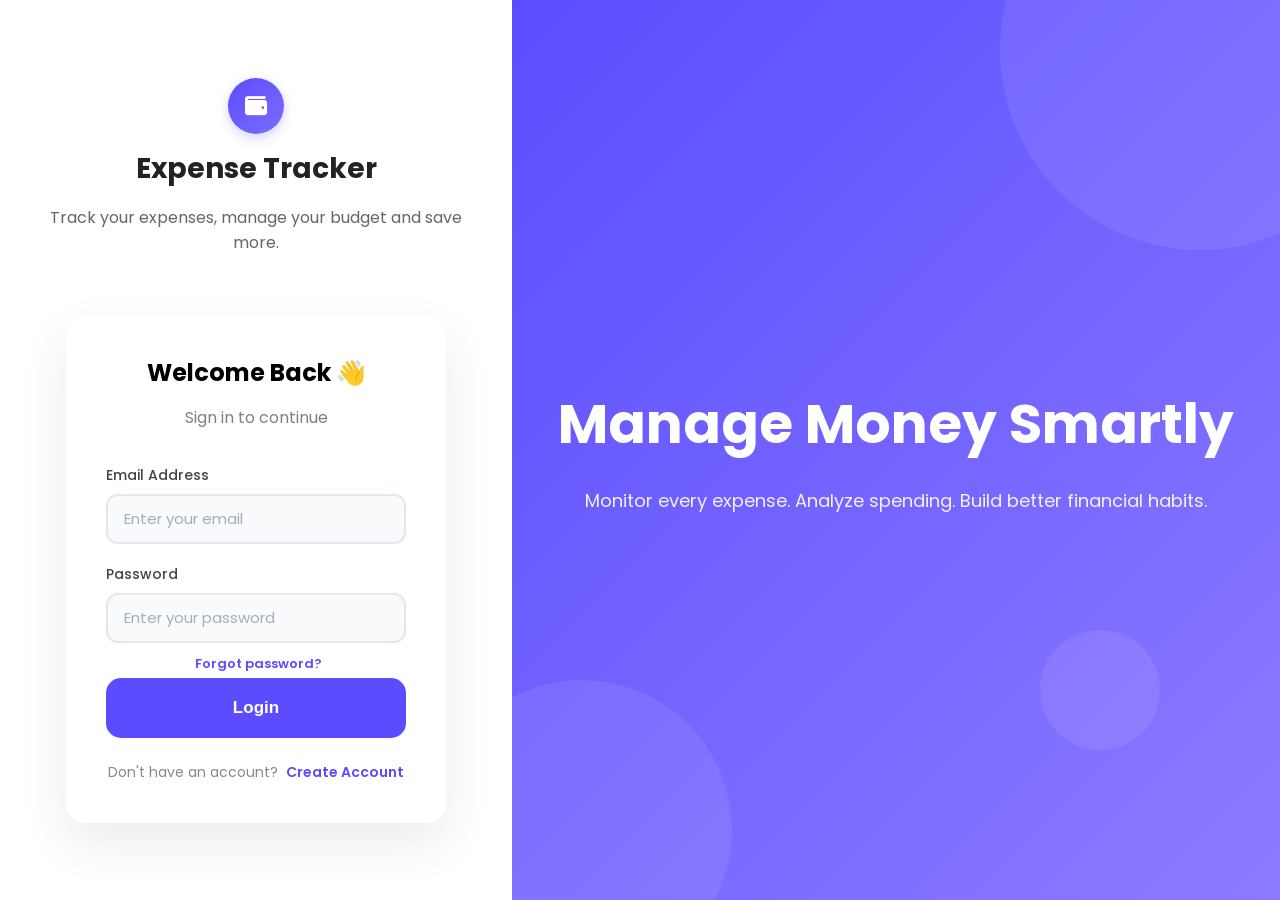
<file: frontend/index.html>
<!DOCTYPE html>
<html lang="en">
<head>
    <meta charset="UTF-8">
    <meta name="viewport" content="width=device-width, initial-scale=1.0">

    <title>Expense Tracker</title>

    <!-- ===== ANTI-FOUC: Login page always uses Light theme ===== -->
    <script>
        (function() {
            // Login page is always Light — never apply dark mode here
        })();
    </script>

    <!-- Google Font -->
    <link rel="preconnect" href="https://fonts.googleapis.com">
    <link rel="preconnect" href="https://fonts.gstatic.com" crossorigin>

    <link href="https://fonts.googleapis.com/css2?family=Poppins:wght@300;400;500;600;700&display=swap" rel="stylesheet">

    <!-- CSS -->
    <link rel="stylesheet" href="css/style.css">
    <link rel="stylesheet" href="css/toast.css">

    <!-- Font Awesome -->
    <link rel="stylesheet"
    href="https://cdnjs.cloudflare.com/ajax/libs/font-awesome/6.7.2/css/all.min.css">

</head>

<body>

<div class="container">

    <!-- Left Side -->

    <div class="left">

        <div class="brand">

            <div class="logo">

                <i class="fa-solid fa-wallet"></i>

            </div>

            <h1>Expense Tracker</h1>

            <p>
                Track your expenses, manage your budget and save more.
            </p>

        </div>

        <div class="login-card">

            <h2>Welcome Back 👋</h2>

            <p>
                Sign in to continue
            </p>

            <form id="loginForm" novalidate autocomplete="on">

                <div class="field">
                    <label for="email">Email Address</label>
                    <input id="email" name="email" type="email" placeholder="Enter your email" />
                </div>

                <div class="field">
                    <label for="password">Password</label>
                    <input id="password" name="password" type="password" placeholder="Enter your password" />
                </div>

                <div class="register-link" style="justify-content:flex-end; margin-top:-10px; margin-bottom:4px;">
                    <a href="forgot-password.html" style="font-size:13px;">Forgot password?</a>
                </div>

                <button id="loginButton" type="submit">Login</button>

                <div class="register-link">
                    <span>Don't have an account?</span>
                    <a href="register.html">Create Account</a>
                </div>

            </form>

        </div>

    </div>

    <!-- Right Side -->

    <div class="right">

        <div class="circle circle1"></div>

        <div class="circle circle2"></div>

        <div class="circle circle3"></div>

        <div class="content">

            <h2>Manage Money Smartly</h2>
            <p>
                Monitor every expense.

                Analyze spending.

                Build better financial habits.

            </p>

        </div>

    </div>

</div>

    <script src="js/toast.js"></script>
    <script src="js/utils.js"></script>
    <script src="js/app.js"></script>
    <script src="js/auth.js"></script>

</body>
</html>
</file>
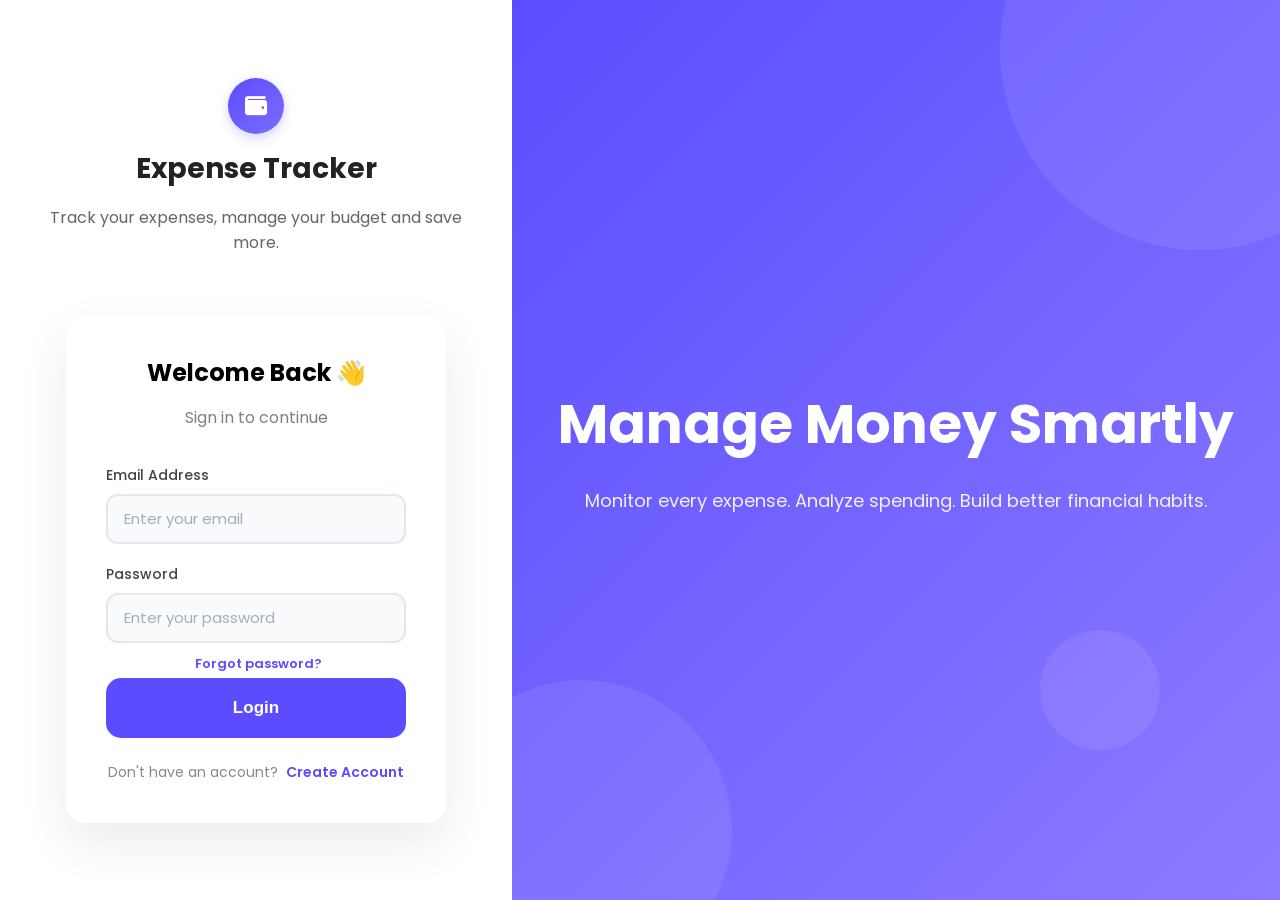
<file: frontend/add_expense.html>
<!DOCTYPE html>
<html lang="en">

<head>

    <meta charset="UTF-8">

    <meta name="viewport" content="width=device-width, initial-scale=1.0">

    <title>Add Expense | Expense Tracker</title>

    <!-- Google Font -->
    <link rel="preconnect" href="https://fonts.googleapis.com">

    <link rel="preconnect" href="https://fonts.gstatic.com" crossorigin>

    <link href="https://fonts.googleapis.com/css2?family=Poppins:wght@300;400;500;600;700&display=swap" rel="stylesheet">

    <!-- Font Awesome -->
    <link rel="stylesheet"
          href="https://cdnjs.cloudflare.com/ajax/libs/font-awesome/6.7.2/css/all.min.css">

    <!-- ===== ANTI-FOUC: Apply user-specific theme BEFORE first paint ===== -->
    <script>
        (function() {
            var userId = null;
            try {
                var stored = localStorage.getItem("currentUser");
                if (stored) {
                    var user = JSON.parse(stored);
                    if (user && user.id) userId = user.id;
                }
            } catch(e) {}
            var theme = userId ? localStorage.getItem("theme_" + userId) : null;
            if (theme === "dark") {
                document.documentElement.classList.add("dark-mode");
                var style = document.createElement("style");
                style.textContent = "html.dark-mode{--dark:#FFFFFF;--gray:#D1D5DB;--border:#374151;--background:#111827;--card:#1F2937;--sidebar-bg:#111827;--navbar-bg:#111827;--input-bg:#374151;--text-primary:#FFFFFF;--text-secondary:#D1D5DB;--hover-bg:#1F2937;--primary-light:rgba(99,102,241,0.15)}";
                document.head.insertBefore(style, document.head.querySelector('link[rel="stylesheet"]'));
            }
        })();
    </script>

    <!-- CSS -->

    <link rel="stylesheet" href="css/dashboard.css">
    <link rel="stylesheet" href="css/expense.css">
    <link rel="stylesheet" href="css/responsive.css">

    <!-- Toast & Modal CSS -->
    <link rel="stylesheet" href="css/toast.css">
    <link rel="stylesheet" href="css/modal.css">

</head>

<body>

<div class="dashboard-container">

    <!-- ================= Sidebar ================= -->

    <aside class="sidebar">

      <div class="logo">

        <div class="logo-icon">

          <i class="fa-solid fa-wallet"></i>

        </div>

        <h2>Expense Tracker</h2>

      </div>


      <nav>

        <ul>

          <li>

            <a href="dashboard.html">

              <i class="fa-solid fa-house"></i>

              <span>Dashboard</span>

            </a>

          </li>

          <li>

            <a href="add_expense.html">

              <i class="fa-solid fa-plus"></i>

              <span>Add Expense</span>

            </a>

          </li>

          <li>

            <a href="expenses.html">

              <i class="fa-solid fa-receipt"></i>

              <span>Expenses</span>

            </a>

          </li>

          <li>

            <a href="categories.html">

              <i class="fa-solid fa-layer-group"></i>

              <span>Categories</span>

            </a>

          </li>


          <li>

            <a href="reports.html">

              <i class="fa-solid fa-chart-pie"></i>

              <span>Reports</span>

            </a>

          </li>


          <li>

            <a href="budget.html">

              <i class="fa-solid fa-wallet"></i>

              <span>Budget</span>

            </a>

          </li>


          <li>

            <a href="profile.html">

              <i class="fa-solid fa-user"></i>

              <span>Profile</span>

            </a>

          </li>


          <li>

            <a href="settings.html">

              <i class="fa-solid fa-gear"></i>

              <span>Settings</span>

            </a>

          </li>


        </ul>

      </nav>

      <div class="logout">

        <i class="fa-solid fa-right-from-bracket"></i>

        <span>Logout</span>

      </div>

    </aside>

    <!-- ================= Main Content ================= -->

    <main class="main-content">

        <!-- ================= Navbar ================= -->

            <header class="navbar">

    <!-- Left -->

    <div class="nav-left">

        <button class="menu-btn">

            <i class="fa-solid fa-bars"></i>

        </button>

    </div>

    <!-- Right -->

    <div class="nav-right">

        <div class="profile" id="profileDropdown">

            <img
                id="navProfileAvatar"
                src="assets/images/default-avatar.png"
                alt="Profile"
                onerror="this.onerror=null;this.src='assets/images/default-avatar.png'"
            >

            <span class="profile-name" id="navUserName">User</span>

            <i class="fa-solid fa-chevron-down"></i>

            <div class="dropdown-menu">
                <a href="profile.html" class="dropdown-item">
                    <i class="fa-solid fa-user"></i>
                    <span>My Profile</span>
                </a>
                <a href="settings.html" class="dropdown-item">
                    <i class="fa-solid fa-gear"></i>
                    <span>Settings</span>
                </a>
                <div class="dropdown-divider"></div>
                <a href="#" class="dropdown-item dropdown-logout" id="dropdownLogoutBtn">
                    <i class="fa-solid fa-right-from-bracket"></i>
                    <span>Logout</span>
                </a>
            </div>

        </div>

    </div>

</header>

        <!-- ================= Add Expense ================= -->

        <section class="expense-page">

            <div class="expense-form">

                <h2>Add New Expense</h2>

                <p class="page-description">

                    Add your daily expenses and keep track of your spending.

                </p>

                <form class="expense-grid">

                    <!-- Row 1 -->

                    <div class="form-row">

                        <div class="form-group">

                            <label>Expense Title</label>

                            <input

                                type="text"

                                placeholder="Enter expense title">

                        </div>

                        <div class="form-group">

                            <label>Amount</label>

                            <input

                                type="number"

                                placeholder="Enter amount">

                        </div>

                    </div>

                    <!-- Row 2 -->

                    <div class="form-row">

                        <div class="form-group">

                            <label>Category</label>

                            <select>

                                <option value="1">Food</option>

                                <option value="2">Travel</option>

                                <option value="3">Shopping</option>

                                <option value="4">Bills</option>

                                <option value="5">Entertainment</option>

                                <option value="6">Health</option>


                            </select>

                        </div>

                        <div class="form-group">

                            <label>Payment Method</label>

                            <select>

                                <option>Cash</option>

                                <option>UPI</option>

                                <option>Credit Card</option>

                                <option>Debit Card</option>

                            </select>

                        </div>

                    </div>

                    <!-- Row 3 -->

                    <div class="form-row">

                        <div class="form-group">

                            <label>Date</label>

                            <input type="date">

                        </div>

                        <div class="form-group">

                            <label>Upload Receipt</label>

                            <input type="file">

                        </div>

                    </div>

                    <!-- Notes -->

                    <div class="form-group">

                        <label>Notes</label>

                        <textarea

                            rows="5"

                            placeholder="Write additional notes..."></textarea>

                    </div>

                    <!-- Buttons -->

                    <div class="buttons">

                        <button type="submit">

                            Save Expense

                        </button>

                        <button

                            type="reset"

                            class="cancel">

                            Cancel

                        </button>

                    </div>

                </form>

            </div>

        </section>

        <!-- ================= Footer ================= -->

        <footer class="footer">

            <p>

                © 2026 Expense Tracker

            </p>

        </footer>

    </main>

</div>

<script src="js/toast.js"></script>
<script src="js/modal.js"></script>
<script src="js/utils.js"></script>
<script src="js/app.js"></script>
<script src="js/expense.js"></script>

</body>

</html>
</file>
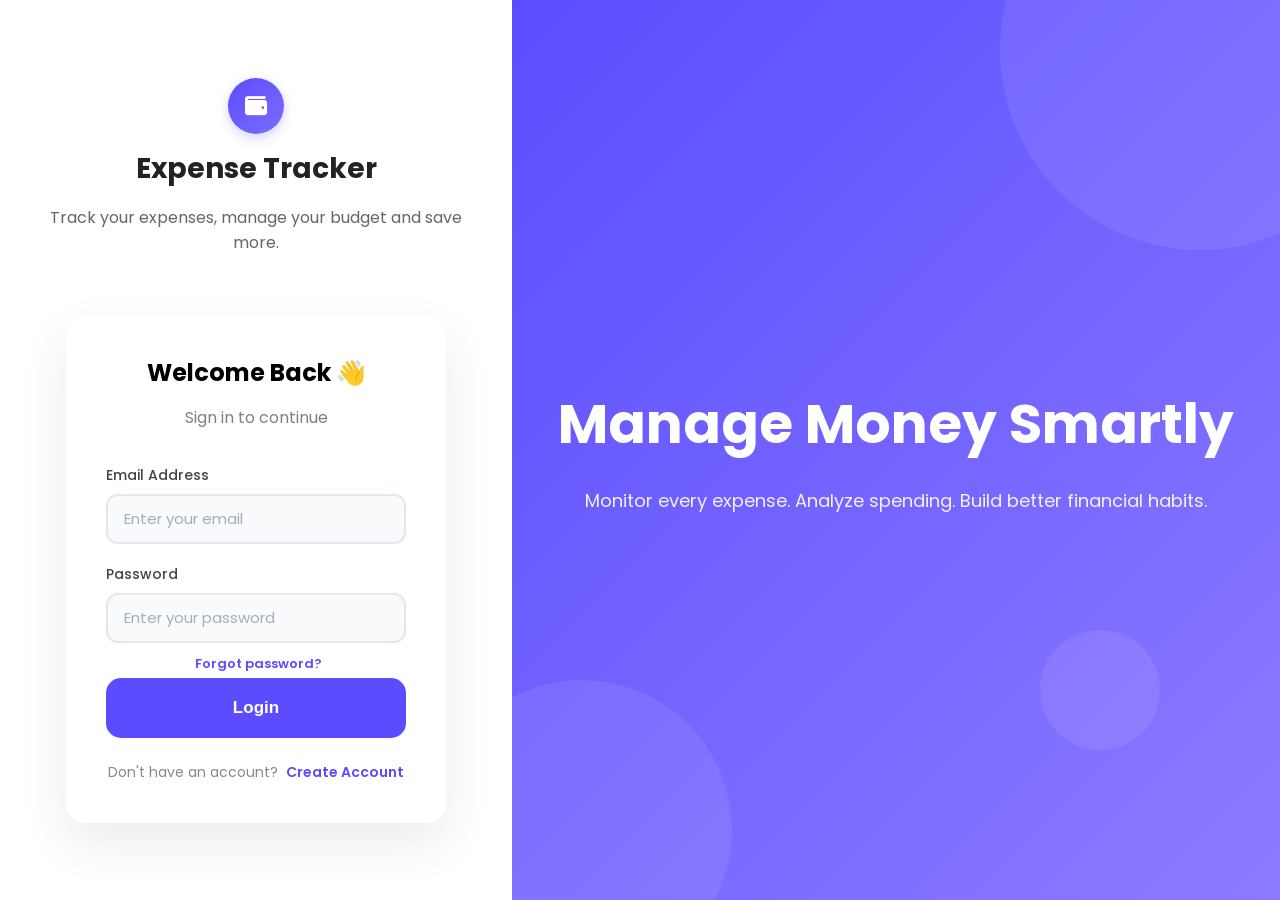
<file: frontend/budget.html>
<!DOCTYPE html>
<html lang="en">

<head>

    <meta charset="UTF-8">

    <meta name="viewport"
          content="width=device-width, initial-scale=1.0">

    <title>Budget | Expense Tracker</title>

    <!-- Google Font -->

    <link rel="preconnect"
          href="https://fonts.googleapis.com">

    <link rel="preconnect"
          href="https://fonts.gstatic.com"
          crossorigin>

    <link href="https://fonts.googleapis.com/css2?family=Poppins:wght@300;400;500;600;700&display=swap"
          rel="stylesheet">

    <!-- Font Awesome -->

    <link rel="stylesheet"
          href="https://cdnjs.cloudflare.com/ajax/libs/font-awesome/6.7.2/css/all.min.css">

    <!-- ===== ANTI-FOUC: Apply user-specific theme BEFORE first paint ===== -->
    <script>
        (function() {
            var userId = null;
            try {
                var stored = localStorage.getItem("currentUser");
                if (stored) {
                    var user = JSON.parse(stored);
                    if (user && user.id) userId = user.id;
                }
            } catch(e) {}
            var theme = userId ? localStorage.getItem("theme_" + userId) : null;
            if (theme === "dark") {
                document.documentElement.classList.add("dark-mode");
                var style = document.createElement("style");
                style.textContent = "html.dark-mode{--dark:#FFFFFF;--gray:#D1D5DB;--border:#374151;--background:#111827;--card:#1F2937;--sidebar-bg:#111827;--navbar-bg:#111827;--input-bg:#374151;--text-primary:#FFFFFF;--text-secondary:#D1D5DB;--hover-bg:#1F2937;--primary-light:rgba(99,102,241,0.15)}";
                document.head.insertBefore(style, document.head.querySelector('link[rel="stylesheet"]'));
            }
        })();
    </script>

    <!-- CSS -->

    <link rel="stylesheet"
          href="css/dashboard.css">

    <link rel="stylesheet"
          href="css/budget.css">

    <link rel="stylesheet"
          href="css/expense.css">

    <link rel="stylesheet"
          href="css/responsive.css">

    <!-- Toast & Modal CSS -->
    <link rel="stylesheet" href="css/toast.css">
    <link rel="stylesheet" href="css/modal.css">

    <style>
        .modal-overlay{display:none;position:fixed;top:0;left:0;width:100%;height:100%;background:rgba(0,0,0,0.5);z-index:999;justify-content:center;align-items:center;}
        .modal-overlay.active{display:flex;}
        .modal{background:var(--card);border-radius:20px;padding:30px;width:420px;max-width:90%;box-shadow:0 20px 60px rgba(0,0,0,0.2);border:1px solid var(--border);}
        .modal-header{display:flex;justify-content:space-between;align-items:center;margin-bottom:20px;}
        .modal-header h3{font-size:22px;color:var(--text-primary);}
        .modal-close-btn{background:none;border:none;font-size:28px;cursor:pointer;color:var(--text-secondary);}
        .modal-close-btn:hover{color:var(--text-primary);}
        .modal-body{display:flex;flex-direction:column;gap:16px;}
        .modal-body label{display:block;font-size:14px;font-weight:500;color:var(--text-primary);margin-bottom:6px;}
        .modal-body input,.modal-body select{width:100%;padding:12px 16px;border:1px solid var(--border);border-radius:12px;font-size:15px;box-sizing:border-box;background:var(--input-bg);color:var(--text-primary);}
        .modal-body input:focus,.modal-body select:focus{outline:none;border-color:var(--primary);}
        .modal-footer{display:flex;justify-content:flex-end;gap:12px;margin-top:8px;}
        .modal-cancel-btn{padding:12px 24px;border:1px solid var(--border);border-radius:12px;background:var(--card);cursor:pointer;font-size:15px;font-weight:500;color:var(--text-primary);}
        .modal-save-btn{padding:12px 24px;border:none;border-radius:12px;background:#6366F1;color:#fff;cursor:pointer;font-size:15px;font-weight:600;}
        .modal-save-btn:hover{background:#4F46E5;}
    </style>

</head>

<body>

<div class="dashboard-container">

    <!-- Copy the SAME Sidebar from dashboard.html -->

    <aside class="sidebar">

      <div class="logo">

    <div class="logo-icon">

        <i class="fa-solid fa-wallet"></i>

    </div>

    <h2>Expense Tracker</h2>

</div>


<nav>

    <ul>

       <li>
    
    <a href="dashboard.html">
        
        <i class="fa-solid fa-house"></i>
        
        <span>Dashboard</span>
    
    </a>
</li>

        <li>

            <a href="add_expense.html">

                <i class="fa-solid fa-plus"></i>

                <span>Add Expense</span>

            </a>

        </li>


        <li>

            <a href="expenses.html">

                <i class="fa-solid fa-receipt"></i>

                <span>Expenses</span>

            </a>

        </li>


        <li>

            <a href="categories.html">

                <i class="fa-solid fa-layer-group"></i>

                <span>Categories</span>

            </a>

        </li>


        <li>

            <a href="reports.html">

                <i class="fa-solid fa-chart-pie"></i>

                <span>Reports</span>

            </a>

        </li>


        <li>

            <i class="fa-solid fa-wallet"></i>

            <a href="budget.html">

            <span>Budget</span>

        </a>

        </li>

        <li>

            <a href="profile.html">

                <i class="fa-solid fa-user"></i>

                <span>Profile</span>

            </a>

        </li>


        <li>

            <a href="settings.html">

                <i class="fa-solid fa-gear"></i>

                <span>Settings</span>

            </a>

        </li>


    </ul>

</nav>


<div class="logout">

    <i class="fa-solid fa-right-from-bracket"></i>

    <span>Logout</span>

</div>

    </aside>

    <main class="main-content">

        <!-- Copy the SAME Navbar from dashboard.html -->

        <header class="navbar">

    <!-- Left -->

    <div class="nav-left">

        <button class="menu-btn">

            <i class="fa-solid fa-bars"></i>

        </button>

    </div>

    <!-- Right -->

    <div class="nav-right">

        <div class="profile" id="profileDropdown">

            <img
                id="navProfileAvatar"
                src="assets/images/default-avatar.png"
                alt="Profile"
                onerror="this.onerror=null;this.src='assets/images/default-avatar.png'"
            >

            <span class="profile-name" id="navUserName">User</span>

            <i class="fa-solid fa-chevron-down"></i>

            <div class="dropdown-menu">
                <a href="profile.html" class="dropdown-item">
                    <i class="fa-solid fa-user"></i>
                    <span>My Profile</span>
                </a>
                <a href="settings.html" class="dropdown-item">
                    <i class="fa-solid fa-gear"></i>
                    <span>Settings</span>
                </a>
                <div class="dropdown-divider"></div>
                <a href="#" class="dropdown-item dropdown-logout" id="dropdownLogoutBtn">
                    <i class="fa-solid fa-right-from-bracket"></i>
                    <span>Logout</span>
                </a>
            </div>

        </div>

    </div>

</header>

        <section class="budget-page">

            <div class="budget-header">

                <div>

                    <h2>Budget Planner</h2>

                    <p class="page-description">

                        Track your monthly budgets and spending.

                    </p>

                </div>

                <button class="add-budget-btn">

                    <i class="fa-solid fa-plus"></i>

                    Add Budget

                </button>

            </div>

            <div class="budget-grid" id="budgetGrid">
        </div>

        </section>

        <!-- ================= Budget Modal ================= -->

        <div class="modal-overlay" id="budget-modal-overlay">

            <div class="modal">

                <div class="modal-header">

                    <h3 id="budget-modal-title">Add Budget</h3>

                    <button class="modal-close-btn" id="budget-modal-close-btn">&times;</button>

                </div>

                <div class="modal-body">

                    <div class="form-group">
                        <label for="budget-modal-category">Category</label>
                        <select id="budget-modal-category">
                            <option value="">-- Select Category --</option>
                        </select>
                    </div>

                    <div class="form-group">
                        <label for="budget-modal-amount">Budget Amount (₹)</label>
                        <input type="number" id="budget-modal-amount" placeholder="e.g. 5000" min="0" step="0.01" />
                    </div>

                    <div class="form-group">
                        <label for="budget-modal-month">Month</label>
                        <select id="budget-modal-month">
                            <option value="">-- Select Month --</option>
                            <option value="1">January</option>
                            <option value="2">February</option>
                            <option value="3">March</option>
                            <option value="4">April</option>
                            <option value="5">May</option>
                            <option value="6">June</option>
                            <option value="7">July</option>
                            <option value="8">August</option>
                            <option value="9">September</option>
                            <option value="10">October</option>
                            <option value="11">November</option>
                            <option value="12">December</option>
                        </select>
                    </div>

                    <div class="form-group">
                        <label for="budget-modal-year">Year</label>
                        <input type="number" id="budget-modal-year" placeholder="e.g. 2026" min="2020" max="2100" />
                    </div>

                </div>

                <div class="modal-footer">

                    <button class="modal-cancel-btn" id="budget-modal-cancel-btn">Cancel</button>

                    <button class="modal-save-btn" id="budget-modal-save-btn">Save</button>

                </div>

            </div>

        </div>

        <!-- ================= Footer ================= -->

        <footer class="footer">

            <p>

                © 2026 Expense Tracker | All Rights Reserved

            </p>

        </footer>

    </main>

</div>

<script src="js/toast.js"></script>
<script src="js/modal.js"></script>
<script src="js/utils.js"></script>
<script src="js/app.js"></script>
<script src="js/budget.js"></script>

</body>

</html>
</file>
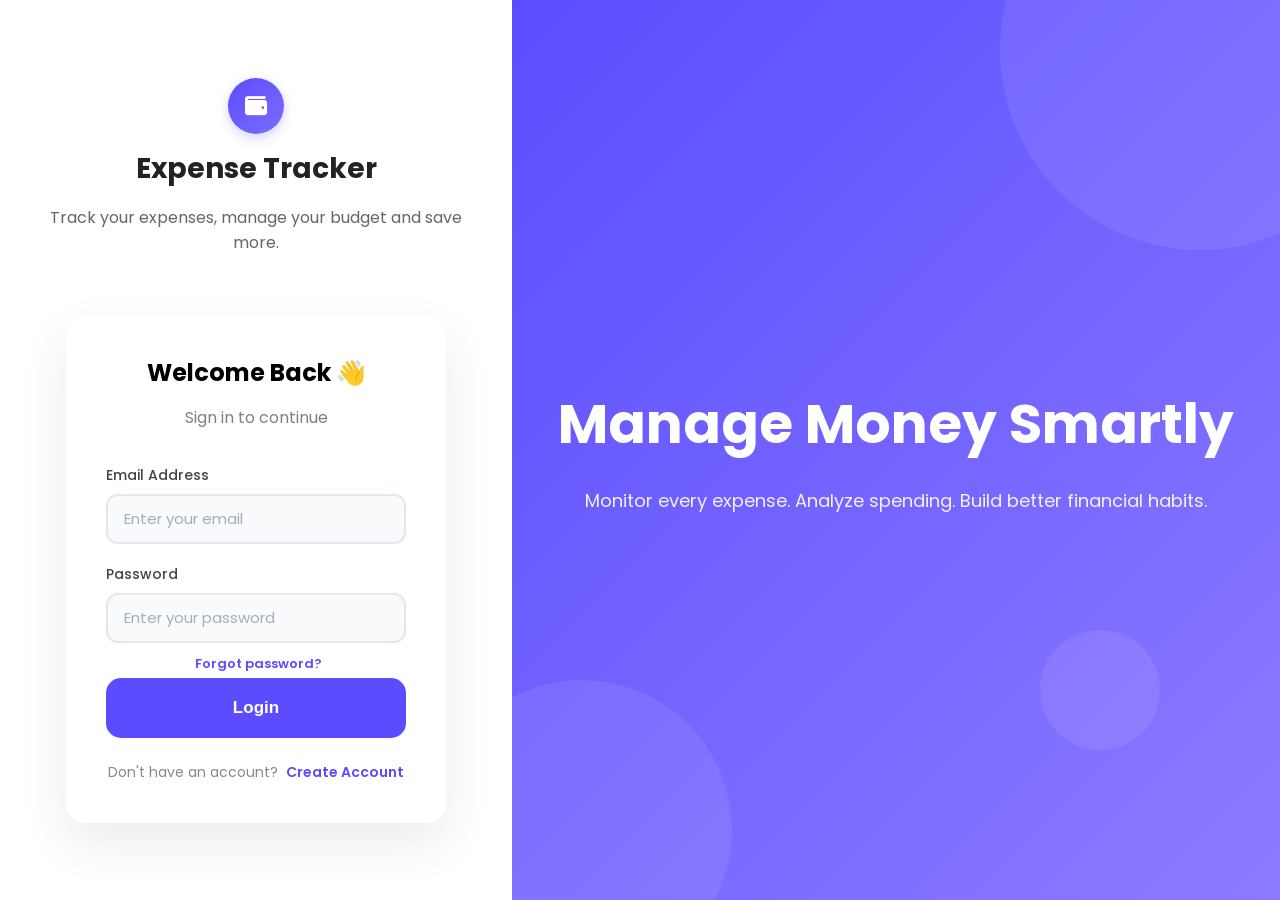
<file: frontend/categories.html>
<!DOCTYPE html>
<html lang="en">

<head>

    <meta charset="UTF-8">

    <meta name="viewport"
          content="width=device-width, initial-scale=1.0">

    <title>Categories | Expense Tracker</title>

    <!-- Google Font -->

    <link rel="preconnect"
          href="https://fonts.googleapis.com">

    <link rel="preconnect"
          href="https://fonts.gstatic.com"
          crossorigin>

    <link href="https://fonts.googleapis.com/css2?family=Poppins:wght@300;400;500;600;700&display=swap"
          rel="stylesheet">

    <!-- Font Awesome -->

    <link rel="stylesheet"
          href="https://cdnjs.cloudflare.com/ajax/libs/font-awesome/6.7.2/css/all.min.css">

    <!-- ===== ANTI-FOUC: Apply user-specific theme BEFORE first paint ===== -->
    <script>
        (function() {
            var userId = null;
            try {
                var stored = localStorage.getItem("currentUser");
                if (stored) {
                    var user = JSON.parse(stored);
                    if (user && user.id) userId = user.id;
                }
            } catch(e) {}
            var theme = userId ? localStorage.getItem("theme_" + userId) : null;
            if (theme === "dark") {
                document.documentElement.classList.add("dark-mode");
                var style = document.createElement("style");
                style.textContent = "html.dark-mode{--dark:#FFFFFF;--gray:#D1D5DB;--border:#374151;--background:#111827;--card:#1F2937;--sidebar-bg:#111827;--navbar-bg:#111827;--input-bg:#374151;--text-primary:#FFFFFF;--text-secondary:#D1D5DB;--hover-bg:#1F2937;--primary-light:rgba(99,102,241,0.15)}";
                document.head.insertBefore(style, document.head.querySelector('link[rel="stylesheet"]'));
            }
        })();
    </script>

    <!-- CSS -->

    <link rel="stylesheet"
          href="css/dashboard.css">

    <link rel="stylesheet"
          href="css/categories.css">

    <link rel="stylesheet"
          href="css/responsive.css">

    <!-- Toast & Modal CSS -->
    <link rel="stylesheet" href="css/toast.css">
    <link rel="stylesheet" href="css/modal.css">

    <style>
        .modal-overlay{display:none;position:fixed;top:0;left:0;width:100%;height:100%;background:rgba(0,0,0,0.5);z-index:999;justify-content:center;align-items:center;}
        .modal-overlay.active{display:flex;}
        .modal{background:var(--card);border-radius:20px;padding:30px;width:420px;max-width:90%;box-shadow:0 20px 60px rgba(0,0,0,0.2);border:1px solid var(--border);}
        .modal-header{display:flex;justify-content:space-between;align-items:center;margin-bottom:20px;}
        .modal-header h3{font-size:22px;color:var(--text-primary);}
        .modal-close-btn{background:none;border:none;font-size:28px;cursor:pointer;color:var(--text-secondary);}
        .modal-close-btn:hover{color:var(--text-primary);}
        .modal-body label{display:block;font-size:14px;font-weight:500;color:var(--text-primary);margin-bottom:6px;}
        .modal-body input{width:100%;padding:12px 16px;border:1px solid var(--border);border-radius:12px;font-size:15px;margin-bottom:16px;box-sizing:border-box;background:var(--input-bg);color:var(--text-primary);}
        .modal-body input:focus{outline:none;border-color:var(--primary);}
        .modal-footer{display:flex;justify-content:flex-end;gap:12px;margin-top:8px;}
        .modal-cancel-btn{padding:12px 24px;border:1px solid var(--border);border-radius:12px;background:var(--card);cursor:pointer;font-size:15px;font-weight:500;color:var(--text-primary);}
        .modal-save-btn{padding:12px 24px;border:none;border-radius:12px;background:#6366F1;color:#fff;cursor:pointer;font-size:15px;font-weight:600;}
        .modal-save-btn:hover{background:#4F46E5;}
        .category-card-actions{display:flex;justify-content:center;gap:10px;margin-top:15px;}
        .category-card-actions button{padding:6px 14px;border:none;border-radius:8px;cursor:pointer;font-size:13px;font-weight:500;}
        .category-edit-btn{background:var(--primary-light);color:var(--primary);}
        .category-edit-btn:hover{background:#E0E7FF;}
        .category-delete-btn{background:#FEF2F2;color:#EF4444;}
        .category-delete-btn:hover{background:#FEE2E2;}
        body.dark-mode .category-delete-btn{background:rgba(239,68,68,0.15);}
        body.dark-mode .category-delete-btn:hover{background:rgba(239,68,68,0.25);}
        body.dark-mode .category-edit-btn:hover{background:rgba(99,102,241,0.25);}
    </style>

</head>

<body>

<div class="dashboard-container">

    <!-- Copy the SAME Sidebar from dashboard.html -->

    <aside class="sidebar">

      <div class="logo">

    <div class="logo-icon">

        <i class="fa-solid fa-wallet"></i>

    </div>

    <h2>Expense Tracker</h2>

</div>


<nav>

    <ul>

        <li>
            <a href="dashboard.html">

        <i class="fa-solid fa-house"></i>

        <span>Dashboard</span>

    </a>

</li>


        <li>

            <a href="add_expense.html">



                <i class="fa-solid fa-plus"></i>

                <span>Add Expense</span>

            </a>

        </li>


        <li>

            <a href="expenses.html">

                <i class="fa-solid fa-receipt"></i>

                <span>Expenses</span>

            </a>

        </li>


        <li>

            <a href="categories.html">

                <i class="fa-solid fa-layer-group"></i>

                <span>Categories</span>

            </a>

        </li>


        <li>

            <a href="reports.html">

                <i class="fa-solid fa-chart-pie"></i>

                <span>Reports</span>

            </a>

        </li>

        <li>

            <a href="budget.html">

                <i class="fa-solid fa-wallet"></i>

                <span>Budget</span>

            </a>

        </li>

        <li>

            <a href="profile.html">

                <i class="fa-solid fa-user"></i>

                <span>Profile</span>

            </a>

        </li>

        <li>

            <a href="settings.html">

                <i class="fa-solid fa-gear"></i>

                <span>Settings</span>

            </a>

        </li>


    </ul>

</nav>


<div class="logout">

    <i class="fa-solid fa-right-from-bracket"></i>

    <span>Logout</span>

</div>

    </aside>

    <main class="main-content">

        <!-- Copy the SAME Navbar from dashboard.html -->

            <header class="navbar">

    <!-- Left -->

    <div class="nav-left">

        <button class="menu-btn">

            <i class="fa-solid fa-bars"></i>

        </button>

        <div class="search-box">

            <i class="fa-solid fa-magnifying-glass"></i>

            <input
                type="text"
                id="category-search"
                placeholder="Search categories..."
            >

        </div>

    </div>

    <!-- Right -->

    <div class="nav-right">

        <div class="profile" id="profileDropdown">

            <img
                id="navProfileAvatar"
                src="assets/images/default-avatar.png"
                alt="Profile"
                onerror="this.onerror=null;this.src='assets/images/default-avatar.png'"
            >

            <span class="profile-name" id="navUserName">User</span>

            <i class="fa-solid fa-chevron-down"></i>

            <div class="dropdown-menu">
                <a href="profile.html" class="dropdown-item">
                    <i class="fa-solid fa-user"></i>
                    <span>My Profile</span>
                </a>
                <a href="settings.html" class="dropdown-item">
                    <i class="fa-solid fa-gear"></i>
                    <span>Settings</span>
                </a>
                <div class="dropdown-divider"></div>
                <a href="#" class="dropdown-item dropdown-logout" id="dropdownLogoutBtn">
                    <i class="fa-solid fa-right-from-bracket"></i>
                    <span>Logout</span>
                </a>
            </div>

        </div>

    </div>

</header>

        <section class="categories-page">

            <div class="categories-header">

                <div>

                    <h2>Expense Categories</h2>

                    <p class="page-description">

                        Manage all your expense categories.

                    </p>

                </div>

                <button class="add-category-btn" id="add-category-btn">

                    <i class="fa-solid fa-plus"></i>

                    Add Category

                </button>

            </div>

            <div class="categories-grid" id="categories-grid">

        </div>

        </section>

        <!-- ================= Category Modal ================= -->

        <div class="modal-overlay" id="category-modal-overlay">

            <div class="modal">

                <div class="modal-header">

                    <h3 id="modal-title">Add Category</h3>

                    <button class="modal-close-btn" id="modal-close-btn">&times;</button>

                </div>

                <div class="modal-body">

                    <label for="modal-category-name">Category Name</label>

                    <input type="text" id="modal-category-name" placeholder="e.g. Food" />

                    <label for="modal-category-icon">Category Icon</label>

                    <input type="text" id="modal-category-icon" placeholder="e.g. 🍔" />

                </div>

                <div class="modal-footer">

                    <button class="modal-cancel-btn" id="modal-cancel-btn">Cancel</button>

                    <button class="modal-save-btn" id="modal-save-btn">Save</button>

                </div>

            </div>

        </div>
        <!-- ================= Footer ================= -->

        <footer class="footer">

            <p>

                © 2026 Expense Tracker | All Rights Reserved

            </p>

        </footer>

    </main>

</div>

<script src="js/toast.js"></script>
<script src="js/modal.js"></script>
<script src="js/utils.js"></script>
<script src="js/app.js"></script>
<script src="js/categories.js"></script>

</body>

</html>
</file>
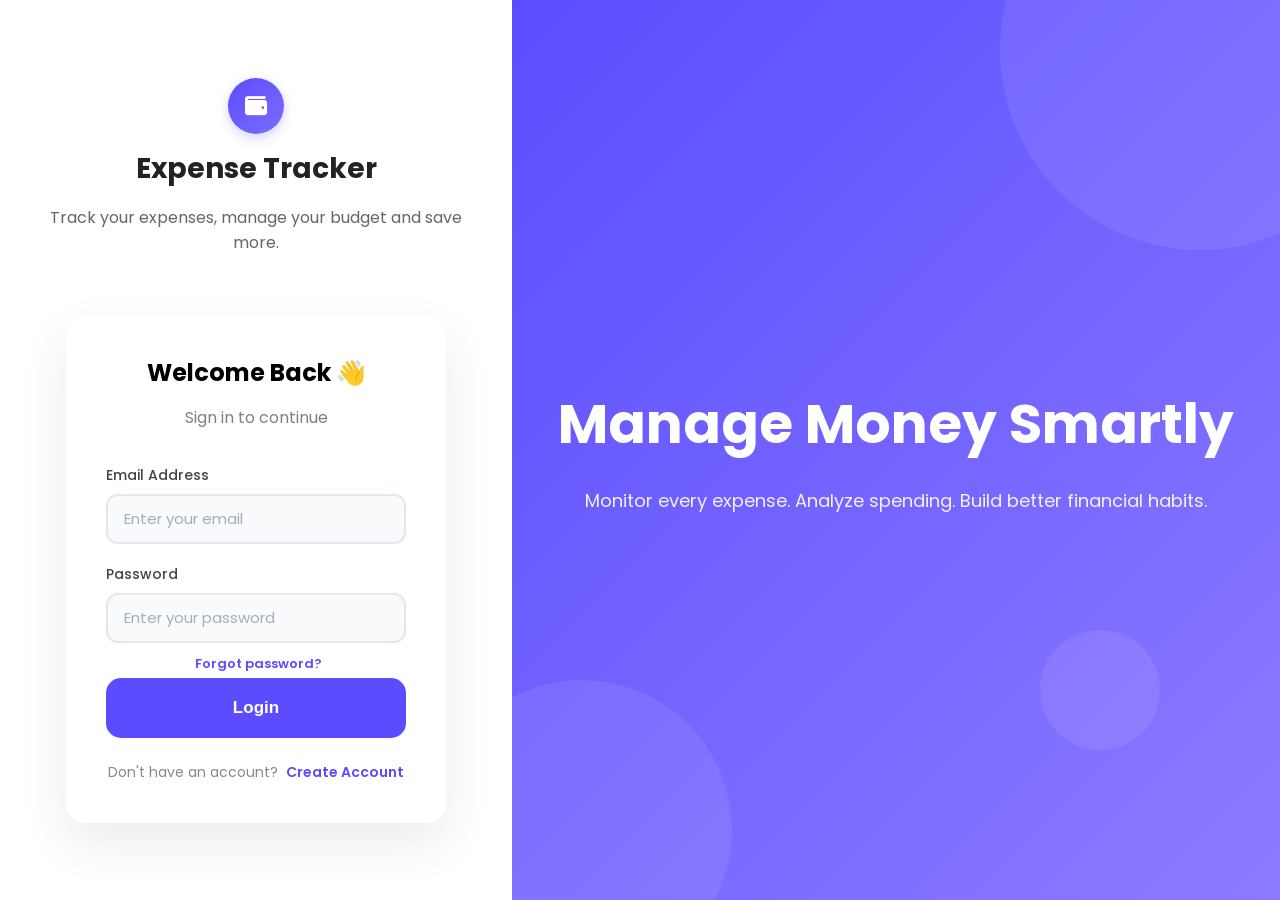
<file: frontend/dashboard.html>
<!DOCTYPE html>
<html lang="en">

<head>

    <meta charset="UTF-8">
    <meta name="viewport" content="width=device-width, initial-scale=1.0">

    <title>Dashboard | Expense Tracker</title>

    <!-- Google Font -->
    <link rel="preconnect" href="https://fonts.googleapis.com">
    <link rel="preconnect" href="https://fonts.gstatic.com" crossorigin>

    <link href="https://fonts.googleapis.com/css2?family=Poppins:wght@300;400;500;600;700&display=swap" rel="stylesheet">

    <!-- Font Awesome -->
    <link rel="stylesheet"
          href="https://cdnjs.cloudflare.com/ajax/libs/font-awesome/6.7.2/css/all.min.css">

    <!-- ===== ANTI-FOUC: Apply user-specific theme BEFORE first paint ===== -->
    <script>
        (function() {
            var userId = null;
            try {
                var stored = localStorage.getItem("currentUser");
                if (stored) {
                    var user = JSON.parse(stored);
                    if (user && user.id) userId = user.id;
                }
            } catch(e) {}
            var theme = userId ? localStorage.getItem("theme_" + userId) : null;
            if (theme === "dark") {
                document.documentElement.classList.add("dark-mode");
                var style = document.createElement("style");
                style.textContent = "html.dark-mode{--dark:#FFFFFF;--gray:#D1D5DB;--border:#374151;--background:#111827;--card:#1F2937;--sidebar-bg:#111827;--navbar-bg:#111827;--input-bg:#374151;--text-primary:#FFFFFF;--text-secondary:#D1D5DB;--hover-bg:#1F2937;--primary-light:rgba(99,102,241,0.15)}";
                document.head.insertBefore(style, document.head.querySelector('link[rel="stylesheet"]'));
            }
        })();
    </script>

    <!-- Dashboard CSS -->
    <link rel="stylesheet" href="css/dashboard.css">
    <link rel="stylesheet" href="css/responsive.css">

    <!-- Toast & Modal CSS -->
    <link rel="stylesheet" href="css/toast.css">
    <link rel="stylesheet" href="css/modal.css">

</head>

<body>

<div class="dashboard-container">

    <!-- ================= Sidebar ================= -->

    <aside class="sidebar">

      <div class="logo">

    <div class="logo-icon">

        <i class="fa-solid fa-wallet"></i>

    </div>

    <h2>Expense Tracker</h2>

</div>


<nav>

    <ul>

<li>
    <a href="dashboard.html">
        <i class="fa-solid fa-house"></i>
        <span>Dashboard</span>
    </a>
</li>

        <li>

            <a href="add_expense.html">

                <i class="fa-solid fa-plus"></i>

                <span>Add Expense</span>

            </a>

        </li>


        <li>

            <a href="expenses.html">

                <i class="fa-solid fa-receipt"></i>

                <span>Expenses</span>

            </a>

        </li>


        <li>

            <a href="categories.html">

                <i class="fa-solid fa-layer-group"></i>

                <span>Categories</span>

            </a>

        </li>


        <li>

            <a href="reports.html">

                <i class="fa-solid fa-chart-pie"></i>

                <span>Reports</span>

            </a>

        </li>


        <li>

            <a href="budget.html">

                <i class="fa-solid fa-wallet"></i>

                <span>Budget</span>

            </a>

        </li>


        <li>

            <a href="profile.html">

                <i class="fa-solid fa-user"></i>

                <span>Profile</span>

            </a>

        </li>


        <li>

            <a href="settings.html">

                <i class="fa-solid fa-gear"></i>

                <span>Settings</span>

            </a>

        </li>


    </ul>

</nav>


<div class="logout">

    <i class="fa-solid fa-right-from-bracket"></i>

    <span>Logout</span>

</div>

    </aside>

    <!-- ================= Main Content ================= -->

    <main class="main-content">

        <!-- ============ Navbar ============ -->


            <header class="navbar">

    <!-- Left -->

    <div class="nav-left">

        <button class="menu-btn">

            <i class="fa-solid fa-bars"></i>

        </button>

    </div>

    <!-- Right -->

    <div class="nav-right">

        <div class="profile" id="profileDropdown">

            <img
                id="navProfileAvatar"
                src="assets/images/default-avatar.png"
                alt="Profile"
                onerror="this.onerror=null;this.src='assets/images/default-avatar.png'"
            >

            <span class="profile-name" id="navUserName">User</span>

            <i class="fa-solid fa-chevron-down"></i>

            <div class="dropdown-menu">
                <a href="profile.html" class="dropdown-item">
                    <i class="fa-solid fa-user"></i>
                    <span>My Profile</span>
                </a>
                <a href="settings.html" class="dropdown-item">
                    <i class="fa-solid fa-gear"></i>
                    <span>Settings</span>
                </a>
                <div class="dropdown-divider"></div>
                <a href="#" class="dropdown-item dropdown-logout" id="dropdownLogoutBtn">
                    <i class="fa-solid fa-right-from-bracket"></i>
                    <span>Logout</span>
                </a>
            </div>

        </div>

    </div>

</header>

        <!-- ============ Dashboard ============ -->

        <section class="dashboard">

            <!-- Welcome Section -->

            <section class="welcome">

                <div class="welcome-text">

                    <h1>
                        Good Evening,
                        <span id="welcomeUserName">User 👋</span>
                    </h1>

                    <p>
                        Track your expenses and stay in control of your finances.
                    </p>

                </div>

                <div class="date-box">

                    <i class="fa-regular fa-calendar"></i>

                    <span id="currentDate">Loading...</span>

                </div>

            </section>

<!-- Summary Cards -->
          <section class="summary-cards">

    <!-- Total Expenses -->

    <div class="card">

        <div class="card-icon balance">

            <i class="fa-solid fa-wallet"></i>

        </div>

        <div class="card-info">

            <h4>Total Expenses</h4>

            <h2 id="total-expenses-value">0</h2>

            <p>Total Records</p>

        </div>

    </div>

    <!-- Total Amount Spent -->

    <div class="card">

        <div class="card-icon expense">

            <i class="fa-solid fa-arrow-trend-down"></i>

        </div>

        <div class="card-info">

            <h4>Total Amount Spent</h4>

            <h2 id="total-amount-spent-value">₹0</h2>

            <p>Lifetime</p>

        </div>

    </div>

    <!-- This Month's Expenses -->

    <div class="card">

        <div class="card-icon savings">

            <i class="fa-solid fa-calendar"></i>

        </div>

        <div class="card-info">

            <h4>This Month's Expenses</h4>

            <h2 id="this-month-expenses-value">₹0</h2>

            <p>Current Month</p>

        </div>

    </div>

    <!-- Categories Used -->

    <div class="card">

        <div class="card-icon income">

            <i class="fa-solid fa-layer-group"></i>

        </div>

        <div class="card-info">

            <h4>Categories Used</h4>

            <h2 id="categories-used-value">0</h2>

            <p>Active Categories</p>

        </div>

    </div>

</section>

            <!-- Top Categories -->

           <section class="charts">

    <div class="category-card">

        <div class="section-header">

            <h3>Top Categories</h3>

        </div>

        <div class="category-list" id="top-categories-list">

        </div>

    </div>

</section>

            <!-- Recent Transactions -->

           <section class="transactions">

    <div class="section-header">

        <h3>Recent Transactions</h3>

        <a href="#">View All</a>

    </div>

    <table>

        <thead>

            <tr>

                <th>Title</th>

                <th>Category Name</th>

                <th>Date</th>

                <th>Amount</th>

                <th>Status</th>

            </tr>

        </thead>

        <tbody>

        </tbody>

    </table>

</section>

        </section>
        <footer class="footer">

    <p>

        © 2026 Expense Tracker

    </p>

</footer>

    </main>

</div>

<script src="js/toast.js"></script>
<script src="js/modal.js"></script>
<script src="js/utils.js"></script>
<script src="js/app.js"></script>
<script src="js/dashboard.js"></script>

</body>
</html>
</file>
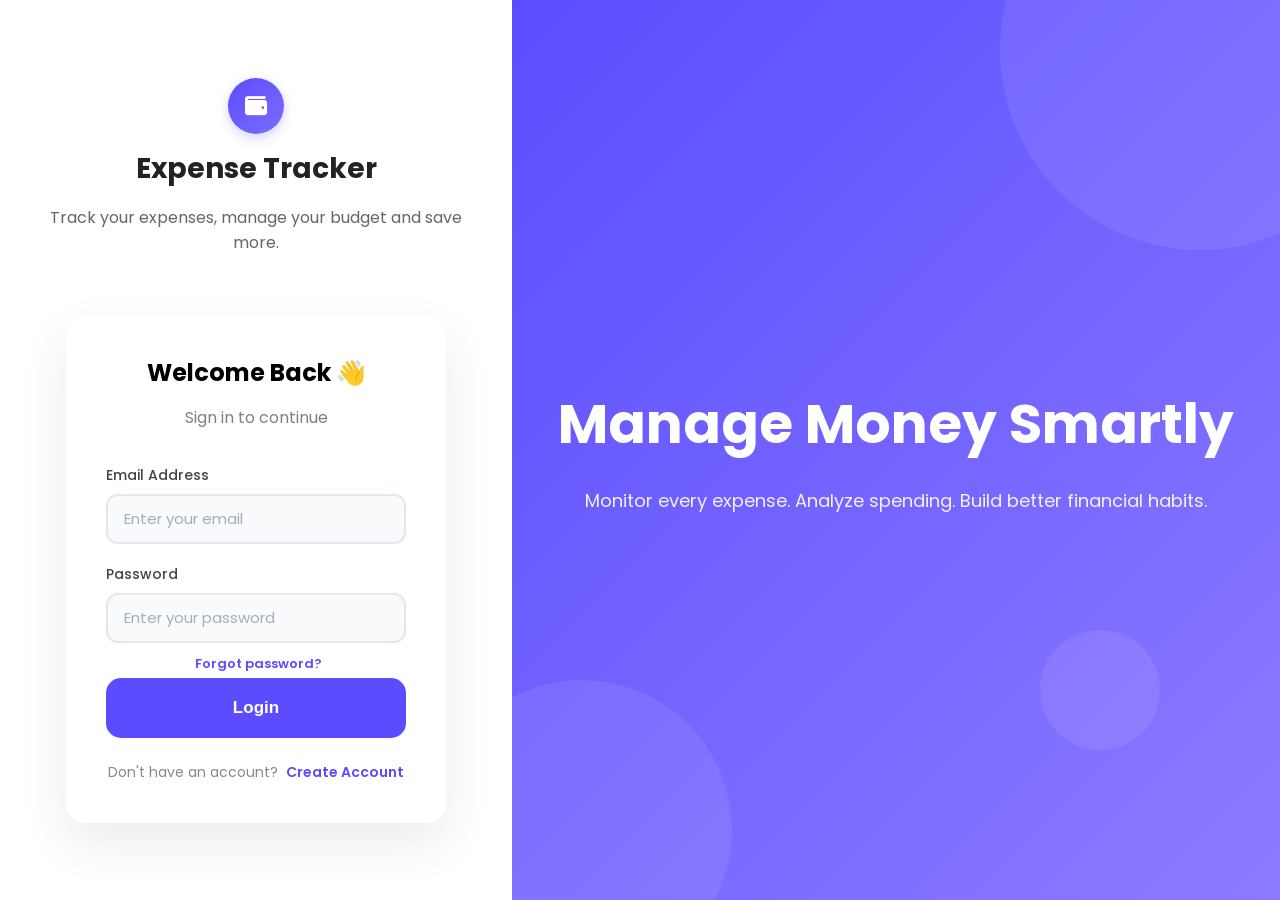
<file: frontend/expenses.html>
<!DOCTYPE html>
<html lang="en">

<head>

    <meta charset="UTF-8">

    <meta name="viewport"
          content="width=device-width, initial-scale=1.0">

    <title>Expenses | Expense Tracker</title>

    <!-- Google Font -->

    <link rel="preconnect"
          href="https://fonts.googleapis.com">

    <link rel="preconnect"
          href="https://fonts.gstatic.com"
          crossorigin>

    <link href="https://fonts.googleapis.com/css2?family=Poppins:wght@300;400;500;600;700&display=swap"
          rel="stylesheet">

    <!-- Font Awesome -->

    <link rel="stylesheet"
          href="https://cdnjs.cloudflare.com/ajax/libs/font-awesome/6.7.2/css/all.min.css">

    <!-- ===== ANTI-FOUC: Apply user-specific theme BEFORE first paint ===== -->
    <script>
        (function() {
            var userId = null;
            try {
                var stored = localStorage.getItem("currentUser");
                if (stored) {
                    var user = JSON.parse(stored);
                    if (user && user.id) userId = user.id;
                }
            } catch(e) {}
            var theme = userId ? localStorage.getItem("theme_" + userId) : null;
            if (theme === "dark") {
                document.documentElement.classList.add("dark-mode");
                var style = document.createElement("style");
                style.textContent = "html.dark-mode{--dark:#FFFFFF;--gray:#D1D5DB;--border:#374151;--background:#111827;--card:#1F2937;--sidebar-bg:#111827;--navbar-bg:#111827;--input-bg:#374151;--text-primary:#FFFFFF;--text-secondary:#D1D5DB;--hover-bg:#1F2937;--primary-light:rgba(99,102,241,0.15)}";
                document.head.insertBefore(style, document.head.querySelector('link[rel="stylesheet"]'));
            }
        })();
    </script>

    <!-- CSS -->

    <link rel="stylesheet"
          href="css/dashboard.css">

    <link rel="stylesheet"
          href="css/expense.css">

    <link rel="stylesheet"
          href="css/responsive.css">

    <!-- Toast & Modal CSS -->
    <link rel="stylesheet" href="css/toast.css">
    <link rel="stylesheet" href="css/modal.css">

</head>

<body>

<div class="dashboard-container">

<!-- ================= Sidebar ================= -->

<aside class="sidebar">

<div class="logo">

<div class="logo-icon">

<i class="fa-solid fa-wallet"></i>

</div>

<h2>Expense Tracker</h2>

</div>

<nav>

<ul>

<li>

<a href="dashboard.html">

<i class="fa-solid fa-house"></i>

<span>Dashboard</span>

</a>

</li>

<li>

<a href="add_expense.html">

<i class="fa-solid fa-plus"></i>

<span>Add Expense</span>

</a>

</li>

<li>


<a href="expenses.html">

<i class="fa-solid fa-receipt"></i>

<span>Expenses</span>

</a>

</li>

<li>

<a href="categories.html">

<i class="fa-solid fa-layer-group"></i>

<span>Categories</span>

</a>

</li>


<li>

<a href="reports.html">

<i class="fa-solid fa-chart-pie"></i>

<span>Reports</span>

</a>

</li>


<li>

<a href="budget.html">

<i class="fa-solid fa-wallet"></i>

<span>Budget</span>

</a>

</li>


<li>

<a href="profile.html">

<i class="fa-solid fa-user"></i>

<span>Profile</span>

</a>

</li>

<li>

<a href="settings.html">

<i class="fa-solid fa-gear"></i>

<span>Settings</span>

</a>

</li>

</ul>

</nav>

<div class="logout">

<i class="fa-solid fa-right-from-bracket"></i>

<span>Logout</span>

</div>

</aside>

<!-- ================= Main ================= -->

<main class="main-content">

<header class="navbar">

<div class="nav-left">

<button class="menu-btn">

<i class="fa-solid fa-bars"></i>

</button>

</div>

    <div class="nav-right">

        <div class="profile" id="profileDropdown">

            <img
                id="navProfileAvatar"
                src="assets/images/default-avatar.png"
                alt="Profile"
                onerror="this.onerror=null;this.src='assets/images/default-avatar.png'"
            >

            <span class="profile-name" id="navUserName">User</span>

            <i class="fa-solid fa-chevron-down"></i>

            <div class="dropdown-menu">
                <a href="profile.html" class="dropdown-item">
                    <i class="fa-solid fa-user"></i>
                    <span>My Profile</span>
                </a>
                <a href="settings.html" class="dropdown-item">
                    <i class="fa-solid fa-gear"></i>
                    <span>Settings</span>
                </a>
                <div class="dropdown-divider"></div>
                <a href="#" class="dropdown-item dropdown-logout" id="dropdownLogoutBtn">
                    <i class="fa-solid fa-right-from-bracket"></i>
                    <span>Logout</span>
                </a>
            </div>

        </div>

    </div>

</header>
<!-- ================= Expense History ================= -->

<section class="expense-history">

    <div class="expense-header">

        <div class="header-text">

            <h2>Expense History</h2>

            <p class="page-description">

                View, search and manage all your expenses.

            </p>

        </div>

        <a href="add_expense.html" class="add-btn">

            <i class="fa-solid fa-plus"></i>

            Add Expense

        </a>

    </div>

    <!-- Filters -->

    <div class="expense-filters">

        <div class="search-box">
            <i class="fa-solid fa-search"></i>
            <input
                type="text"
                id="expense-search"
                placeholder="Search expenses...">
        </div>

        <select id="expense-category">

            <option value="">All Categories</option>

        </select>

        <input type="date" id="expense-date">

    </div>

    <!-- Expense Table -->

    <div class="expense-table">

        <table>

            <thead>

                <tr>

                    <th>Title</th>
                    <th>Category</th>
                    <th>Date</th>
                    <th>Amount</th>
                    <th>Status</th>
                    <th>Actions</th>

                </tr>

            </thead>

            <tbody>

            </tbody>

        </table>

    </div>

</section>
<!-- ================= Footer ================= -->

<footer class="footer">

    <p>

        © 2026 Expense Tracker | All Rights Reserved

    </p>

</footer>

</main>

</div>

<!-- JavaScript -->

<script src="js/toast.js"></script>
<script src="js/modal.js"></script>
<script src="js/utils.js"></script>
<script src="js/app.js"></script>
<script src="js/expense.js"></script>

</body>

</html>
</file>
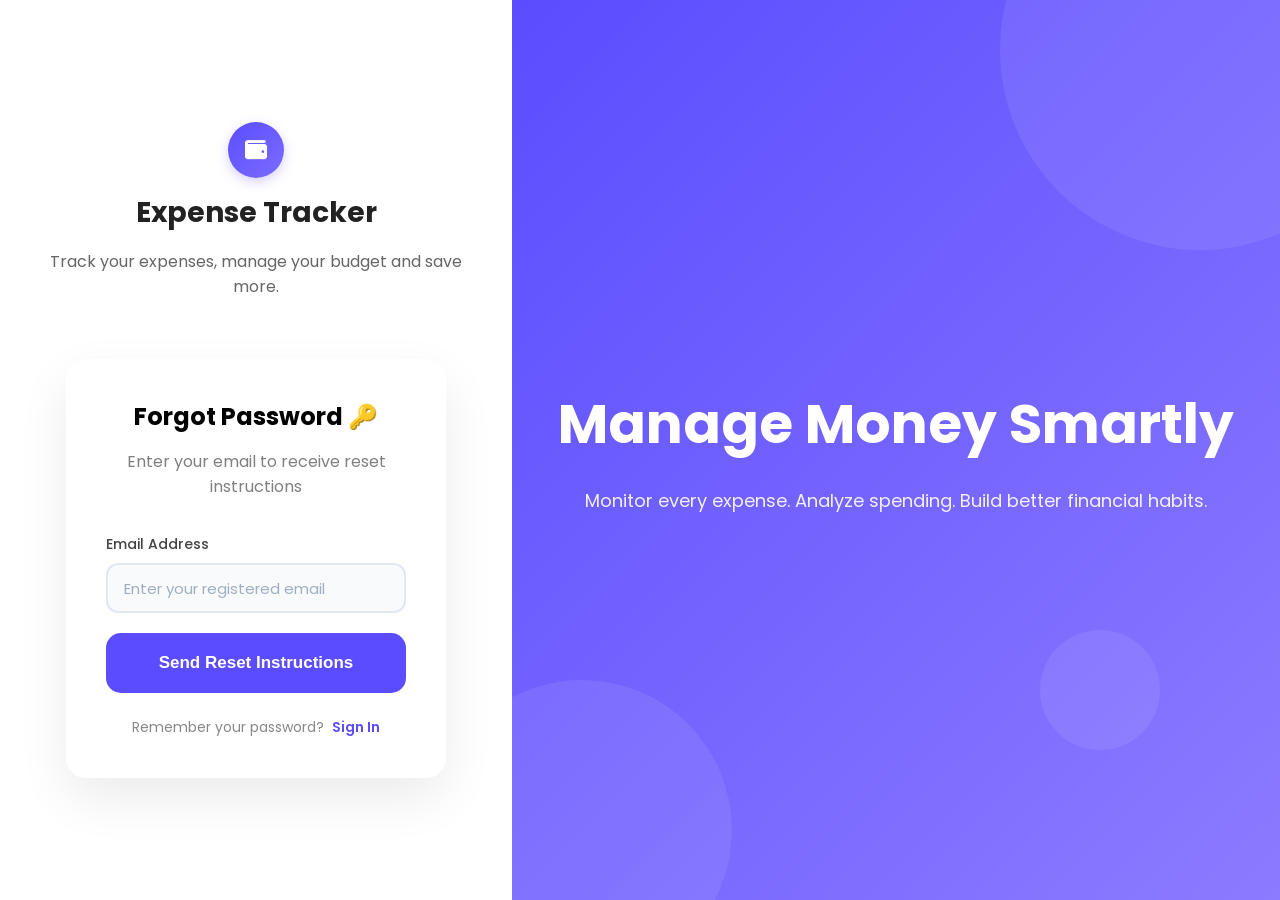
<file: frontend/forgot-password.html>
<!DOCTYPE html>
<html lang="en">
<head>
    <meta charset="UTF-8">
    <meta name="viewport" content="width=device-width, initial-scale=1.0">

    <title>Expense Tracker - Forgot Password</title>

    <!-- ===== ANTI-FOUC: Apply saved theme before paint ===== -->
    <script>
        (function() {
            var theme = localStorage.getItem("theme");
            if (theme === "dark") {
                document.documentElement.classList.add("dark-mode");
                var style = document.createElement("style");
                style.textContent = "html.dark-mode{--dark:#FFFFFF;--gray:#D1D5DB;--border:#374151;--background:#111827;--card:#1F2937;--sidebar-bg:#111827;--navbar-bg:#111827;--input-bg:#374151;--text-primary:#FFFFFF;--text-secondary:#D1D5DB;--hover-bg:#1F2937;--primary-light:rgba(99,102,241,0.15)}";
                document.head.insertBefore(style, document.head.querySelector('link[rel="stylesheet"]'));
            }
        })();
    </script>

    <!-- Google Font -->
    <link rel="preconnect" href="https://fonts.googleapis.com">
    <link rel="preconnect" href="https://fonts.gstatic.com" crossorigin>

    <link href="https://fonts.googleapis.com/css2?family=Poppins:wght@300;400;500;600;700&display=swap" rel="stylesheet">

    <!-- CSS -->
    <link rel="stylesheet" href="css/style.css">
    <link rel="stylesheet" href="css/toast.css">

    <!-- Font Awesome -->
    <link rel="stylesheet"
    href="https://cdnjs.cloudflare.com/ajax/libs/font-awesome/6.7.2/css/all.min.css">

</head>

<body>

<div class="container">

    <!-- Left Side -->

    <div class="left">

        <div class="brand">

            <div class="logo">

                <i class="fa-solid fa-wallet"></i>

            </div>

            <h1>Expense Tracker</h1>

            <p>
                Track your expenses, manage your budget and save more.
            </p>

        </div>

        <div class="login-card">

            <h2>Forgot Password 🔑</h2>

            <p>
                Enter your email to receive reset instructions
            </p>

            <form id="forgotPasswordForm" autocomplete="on">

                <div class="field">
                    <label for="forgot_email">Email Address</label>
                    <input id="forgot_email" name="email" type="email" required placeholder="Enter your registered email" />
                </div>

                <button id="forgotPasswordButton" type="submit">Send Reset Instructions</button>

                <div class="form-message" style="display:none;"></div>

                <div class="register-link">
                    <span>Remember your password?</span>
                    <a href="index.html">Sign In</a>
                </div>

            </form>

        </div>

    </div>

    <!-- Right Side -->

    <div class="right">

        <div class="circle circle1"></div>

        <div class="circle circle2"></div>

        <div class="circle circle3"></div>

        <div class="content">

            <h2>Manage Money Smartly</h2>
            <p>
                Monitor every expense.

                Analyze spending.

                Build better financial habits.

            </p>

        </div>

    </div>

</div>

<script src="js/toast.js"></script>
<script src="js/utils.js"></script>
<script src="js/app.js"></script>
<script src="js/auth.js"></script>

</body>
</html>
</file>
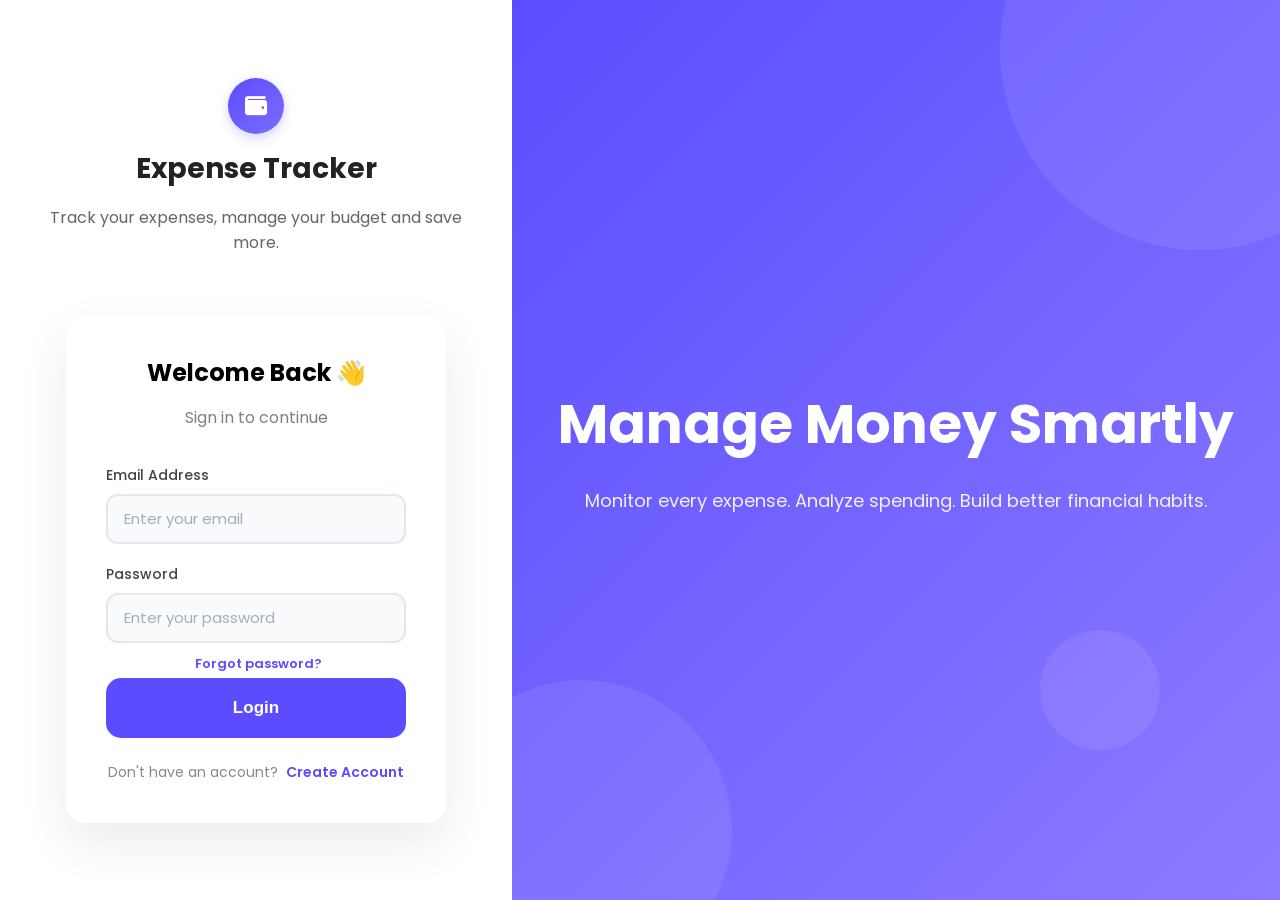
<file: frontend/profile.html>
<!DOCTYPE html>
<html lang="en">

<head>

    <meta charset="UTF-8">

    <meta name="viewport"
          content="width=device-width, initial-scale=1.0">

    <title>Profile | Expense Tracker</title>

    <!-- Google Font -->

    <link rel="preconnect"
          href="https://fonts.googleapis.com">

    <link rel="preconnect"
          href="https://fonts.gstatic.com"
          crossorigin>

    <link href="https://fonts.googleapis.com/css2?family=Poppins:wght@300;400;500;600;700&display=swap"
          rel="stylesheet">

    <!-- Font Awesome -->

    <link rel="stylesheet"
          href="https://cdnjs.cloudflare.com/ajax/libs/font-awesome/6.7.2/css/all.min.css">

    <!-- ===== ANTI-FOUC: Apply user-specific theme BEFORE first paint ===== -->
    <script>
        (function() {
            var userId = null;
            try {
                var stored = localStorage.getItem("currentUser");
                if (stored) {
                    var user = JSON.parse(stored);
                    if (user && user.id) userId = user.id;
                }
            } catch(e) {}
            var theme = userId ? localStorage.getItem("theme_" + userId) : null;
            if (theme === "dark") {
                document.documentElement.classList.add("dark-mode");
                var style = document.createElement("style");
                style.textContent = "html.dark-mode{--dark:#FFFFFF;--gray:#D1D5DB;--border:#374151;--background:#111827;--card:#1F2937;--sidebar-bg:#111827;--navbar-bg:#111827;--input-bg:#374151;--text-primary:#FFFFFF;--text-secondary:#D1D5DB;--hover-bg:#1F2937;--primary-light:rgba(99,102,241,0.15)}";
                document.head.insertBefore(style, document.head.querySelector('link[rel="stylesheet"]'));
            }
        })();
    </script>

    <!-- CSS -->

    <link rel="stylesheet"
          href="css/dashboard.css">

    <link rel="stylesheet"
          href="css/profile.css">

    <link rel="stylesheet"
          href="css/responsive.css">

    <!-- Toast & Modal CSS -->
    <link rel="stylesheet" href="css/toast.css">
    <link rel="stylesheet" href="css/modal.css">

</head>

<body>

<div class="dashboard-container">

    <!-- Sidebar -->

    <aside class="sidebar">

      <div class="logo">

    <div class="logo-icon">

        <i class="fa-solid fa-wallet"></i>

    </div>

    <h2>Expense Tracker</h2>

</div>


<nav>

    <ul>

       <li>

    <a href="dashboard.html">

        <i class="fa-solid fa-house"></i>

        <span>Dashboard</span>

    </a>

</li>

        <li>

            <a href="add_expense.html">

                <i class="fa-solid fa-plus"></i>

                <span>Add Expense</span>

            </a>

        </li>



        <li>

            <a href="expenses.html">

                <i class="fa-solid fa-receipt"></i>

                <span>Expenses</span>

            </a>

        </li>

        <li>

            <a href="categories.html">

                <i class="fa-solid fa-layer-group"></i>

                <span>Categories</span>

            </a>

        </li>

        <li>

            <a href="reports.html">

                <i class="fa-solid fa-chart-pie"></i>

                <span>Reports</span>

            </a>

        </li>

        <li>

            <a href="budget.html">

                <i class="fa-solid fa-wallet"></i>

                <span>Budget</span>

            </a>

        </li>

        <li>

            <a href="profile.html">

                <i class="fa-solid fa-user"></i>

                <span>Profile</span>

            </a>

        </li>

        <li>

            <a href="settings.html">

                <i class="fa-solid fa-gear"></i>

                <span>Settings</span>

            </a>

        </li>


    </ul>

</nav>


<div class="logout">

    <i class="fa-solid fa-right-from-bracket"></i>

    <span>Logout</span>

</div>

    </aside>


    <main class="main-content">

        <!-- Navbar -->

        <header class="navbar">

            <div class="nav-left">

                <button class="menu-btn">

                    <i class="fa-solid fa-bars"></i>

                </button>

            </div>

            <div class="nav-right">

                <div class="profile" id="profileDropdown">

                    <img
                        id="navProfileAvatar"
                        src="assets/images/default-avatar.png"
                        alt="Profile"
                        onerror="this.onerror=null;this.src='assets/images/default-avatar.png'"
                    >

                    <span class="profile-name" id="navUserName">User</span>

                    <i class="fa-solid fa-chevron-down"></i>

                    <div class="dropdown-menu">
                        <a href="profile.html" class="dropdown-item">
                            <i class="fa-solid fa-user"></i>
                            <span>My Profile</span>
                        </a>
                        <a href="settings.html" class="dropdown-item">
                            <i class="fa-solid fa-gear"></i>
                            <span>Settings</span>
                        </a>
                        <div class="dropdown-divider"></div>
                        <a href="#" class="dropdown-item dropdown-logout" id="dropdownLogoutBtn">
                            <i class="fa-solid fa-right-from-bracket"></i>
                            <span>Logout</span>
                        </a>
                    </div>

                </div>

        </header>

        <!-- ============================
             PROFILE CONTENT
             ============================ -->

        <section class="profile-page">

            <!-- Section 1: Profile Header (Hero Card) -->
            <div class="profile-header-card">
                <div class="profile-header-left">
                    <div class="profile-avatar-wrapper">
                        <div class="avatar-clickable" id="avatarClickable" title="Change photo">
                            <img id="profileHeaderAvatar"
                                 src="assets/images/default-avatar.png"
                                 alt="Profile"
                                 class="profile-header-avatar"
                                 onerror="this.onerror=null;this.src='assets/images/default-avatar.png'">
                            <div class="avatar-overlay">
                                <i class="fa-solid fa-camera"></i>
                                <span>Change Photo</span>
                            </div>
                        </div>
                        <input type="file"
                               id="avatarInput"
                               accept="image/png, image/jpg, image/jpeg, image/gif, image/webp"
                               style="display:none;">
                    </div>
                    <div class="profile-header-info">
                        <h2 id="profileHeaderName">Full Name</h2>
                        <p id="profileHeaderEmail">email@example.com</p>
                        <div class="profile-header-meta">
                            <span><i class="fa-regular fa-calendar"></i> Member since: <span id="profileMemberSince">---</span></span>
                            <span class="status-badge"><i class="fa-solid fa-check-circle"></i> Active</span>
                        </div>
                    </div>
                </div>
                <div id="avatarMessage" class="form-message" style="display:none;"></div>
            </div>

            <!-- Section 2: Personal Information -->
            <div class="profile-section-card">
                <div class="profile-section-title">
                    <i class="fa-solid fa-user-pen"></i>
                    <h3>Personal Information</h3>
                </div>
                <form id="personalInfoForm" class="profile-form">
                    <div class="form-row">
                        <div class="form-group">
                            <label>Full Name <span class="required">*</span></label>
                            <input type="text"
                                   id="inputFullName"
                                   placeholder="Enter your full name"
                                   required>
                        </div>
                        <div class="form-group">
                            <label>Email Address</label>
                            <input type="email"
                                   id="inputEmail"
                                   readonly
                                   class="readonly-input">
                        </div>
                    </div>
                    <div class="form-row">
                        <div class="form-group">
                            <label>Phone Number</label>
                            <input type="tel"
                                   id="inputPhone"
                                   placeholder="Enter your phone number">
                        </div>
                        <div class="form-group">
                            <label>Country</label>
                            <input type="text"
                                   id="inputCountry"
                                   placeholder="Enter your country">
                        </div>
                    </div>
                    <div class="form-row">
                        <div class="form-group">
                            <label>Occupation</label>
                            <input type="text"
                                   id="inputOccupation"
                                   placeholder="Enter your occupation">
                        </div>
                        <div class="form-group">
                            <label>Date of Birth</label>
                            <input type="date"
                                   id="inputDob">
                        </div>
                    </div>
                    <div class="form-actions">
                        <button type="submit" class="btn-primary" id="saveInfoBtn">
                            <i class="fa-solid fa-floppy-disk"></i> Save Changes
                        </button>
                        <button type="button" class="btn-secondary" id="cancelInfoBtn">
                            Cancel
                        </button>
                    </div>
                    <div id="infoMessage" class="form-message" style="display:none;"></div>
                </form>
            </div>

            <!-- Section 3: About Me -->
            <div class="profile-section-card">
                <div class="profile-section-title">
                    <i class="fa-solid fa-pen"></i>
                    <h3>About Me</h3>
                </div>
                <div class="about-me-wrapper">
                    <textarea id="inputAboutMe"
                              rows="5"
                              placeholder="Write something about yourself..."></textarea>
                    <div class="form-actions">
                        <button type="button" class="btn-primary" id="saveAboutBtn">
                            <i class="fa-solid fa-floppy-disk"></i> Save
                        </button>
                    </div>
                    <div id="aboutMessage" class="form-message" style="display:none;"></div>
                </div>
            </div>

            <!-- Section 4: Account Statistics -->
            <div class="profile-section-card">
                <div class="profile-section-title">
                    <i class="fa-solid fa-chart-simple"></i>
                    <h3>Account Statistics</h3>
                </div>
                <div class="stats-grid">
                    <div class="stat-item">
                        <div class="stat-icon stat-icon-expenses">
                            <i class="fa-solid fa-receipt"></i>
                        </div>
                        <div class="stat-info">
                            <h4 id="statTotalExpenses">0</h4>
                            <p>Total Expenses</p>
                        </div>
                    </div>
                    <div class="stat-item">
                        <div class="stat-icon stat-icon-categories">
                            <i class="fa-solid fa-layer-group"></i>
                        </div>
                        <div class="stat-info">
                            <h4 id="statCategoriesUsed">0</h4>
                            <p>Categories Used</p>
                        </div>
                    </div>
                    <div class="stat-item">
                        <div class="stat-icon stat-icon-budgets">
                            <i class="fa-solid fa-wallet"></i>
                        </div>
                        <div class="stat-info">
                            <h4 id="statBudgetsCreated">0</h4>
                            <p>Budgets Created</p>
                        </div>
                    </div>
                    <div class="stat-item">
                        <div class="stat-icon stat-icon-member">
                            <i class="fa-regular fa-calendar"></i>
                        </div>
                        <div class="stat-info">
                            <h4 id="statMemberSince">---</h4>
                            <p>Member Since</p>
                        </div>
                    </div>
                </div>
            </div>

            <!-- Section 5: Change Password -->
            <div class="profile-section-card">
                <div class="profile-section-title">
                    <i class="fa-solid fa-lock"></i>
                    <h3>Change Password</h3>
                </div>
                <form id="passwordForm" class="profile-form password-form">
                    <div class="form-row">
                        <div class="form-group">
                            <label>Current Password</label>
                            <input type="password"
                                   id="inputCurrentPassword"
                                   placeholder="Enter current password"
                                   required>
                        </div>
                        <div class="form-group">
                            <label>New Password</label>
                            <input type="password"
                                   id="inputNewPassword"
                                   placeholder="Enter new password"
                                   required>
                        </div>
                    </div>
                    <div class="form-row">
                        <div class="form-group">
                            <label>Confirm New Password</label>
                            <input type="password"
                                   id="inputConfirmPassword"
                                   placeholder="Confirm new password"
                                   required>
                        </div>
                    </div>
                    <div class="form-actions">
                        <button type="submit" class="btn-primary" id="changePasswordBtn">
                            <i class="fa-solid fa-key"></i> Change Password
                        </button>
                    </div>
                    <div id="passwordMessage" class="form-message" style="display:none;"></div>
                </form>
            </div>

        </section>

        <!-- Footer -->

        <footer class="footer">

            <p>

                © 2026 Expense Tracker | All Rights Reserved

            </p>

        </footer>

    </main>

</div>

<script src="js/toast.js"></script>
<script src="js/modal.js"></script>
<script src="js/utils.js"></script>
<script src="js/app.js"></script>
<script src="js/profile.js"></script>

</body>

</html>
</file>
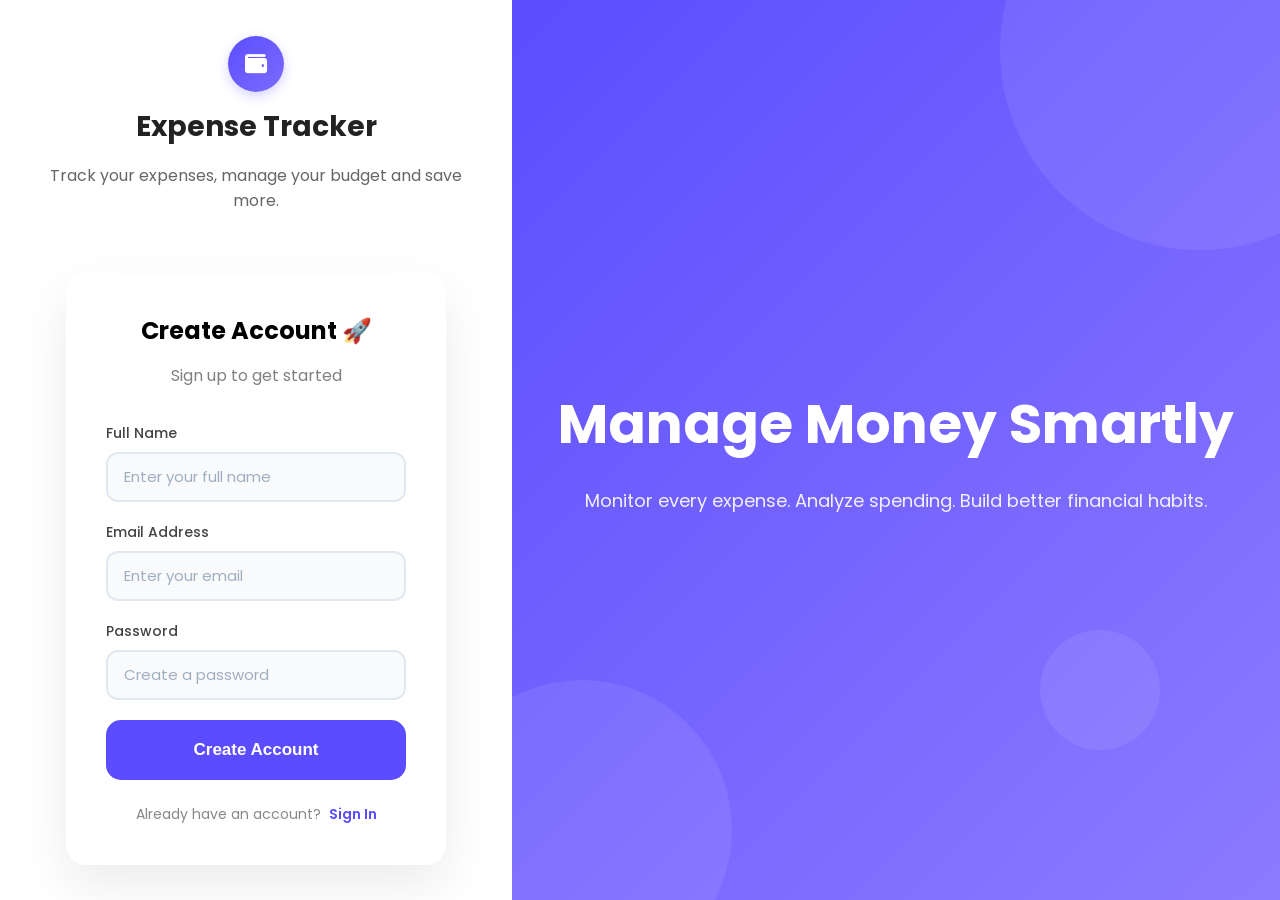
<file: frontend/register.html>
<!DOCTYPE html>
<html lang="en">
<head>
    <meta charset="UTF-8">
    <meta name="viewport" content="width=device-width, initial-scale=1.0">

    <title>Expense Tracker - Register</title>

    <!-- ===== ANTI-FOUC: Register page always uses Light theme ===== -->
    <script>
        (function() {
            // Register page is always Light — never apply dark mode here
        })();
    </script>

    <!-- Google Font -->
    <link rel="preconnect" href="https://fonts.googleapis.com">
    <link rel="preconnect" href="https://fonts.gstatic.com" crossorigin>

    <link href="https://fonts.googleapis.com/css2?family=Poppins:wght@300;400;500;600;700&display=swap" rel="stylesheet">

    <!-- CSS -->
    <link rel="stylesheet" href="css/style.css">
    <link rel="stylesheet" href="css/toast.css">

    <!-- Font Awesome -->
    <link rel="stylesheet"
    href="https://cdnjs.cloudflare.com/ajax/libs/font-awesome/6.7.2/css/all.min.css">

</head>

<body>

<div class="container">

    <!-- Left Side -->

    <div class="left">

        <div class="brand">

            <div class="logo">

                <i class="fa-solid fa-wallet"></i>

            </div>

            <h1>Expense Tracker</h1>

            <p>
                Track your expenses, manage your budget and save more.
            </p>

        </div>

        <div class="login-card">

            <h2>Create Account 🚀</h2>

            <p>
                Sign up to get started
            </p>

            <form id="registerForm" autocomplete="on">

                <div class="field">
                    <label for="reg_full_name">Full Name</label>
                    <input id="reg_full_name" name="full_name" type="text" required placeholder="Enter your full name" />
                </div>

                <div class="field">
                    <label for="reg_email">Email Address</label>
                    <input id="reg_email" name="email" type="email" required placeholder="Enter your email" />
                </div>

                <div class="field">
                    <label for="reg_password">Password</label>
                    <input id="reg_password" name="password" type="password" required placeholder="Create a password" />
                </div>

                <button id="registerButton" type="submit">Create Account</button>

                <div class="register-link">
                    <span>Already have an account?</span>
                    <a href="index.html">Sign In</a>
                </div>

            </form>

        </div>

    </div>

    <!-- Right Side -->

    <div class="right">

        <div class="circle circle1"></div>

        <div class="circle circle2"></div>

        <div class="circle circle3"></div>

        <div class="content">

            <h2>Manage Money Smartly</h2>
            <p>
                Monitor every expense.

                Analyze spending.

                Build better financial habits.

            </p>

        </div>

    </div>

</div>

<script src="js/toast.js"></script>
<script src="js/utils.js"></script>
<script src="js/app.js"></script>
<script src="js/auth.js"></script>

</body>
</html>
</file>
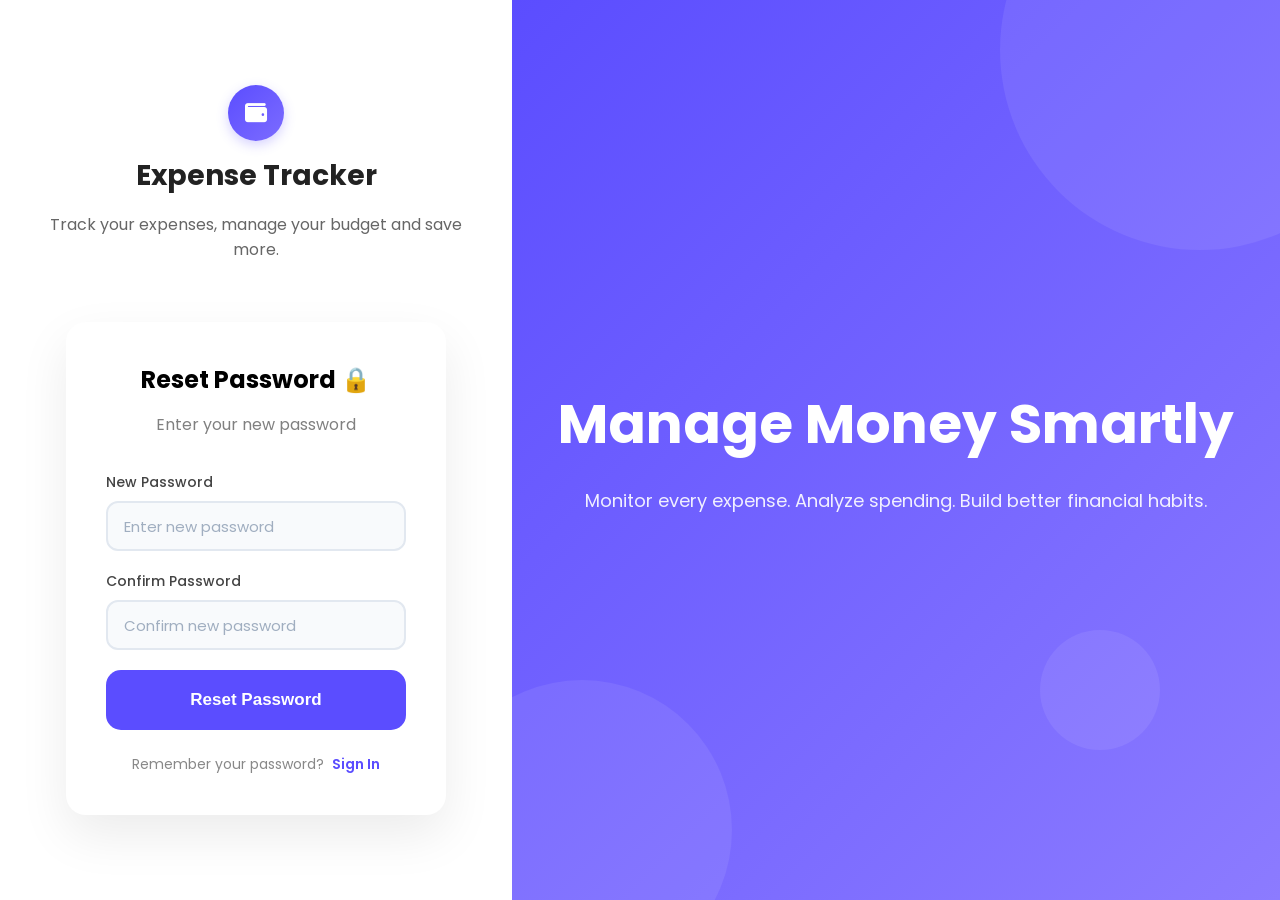
<file: frontend/reset-password.html>
<!DOCTYPE html>
<html lang="en">
<head>
    <meta charset="UTF-8">
    <meta name="viewport" content="width=device-width, initial-scale=1.0">

    <title>Expense Tracker - Reset Password</title>

    <!-- ===== ANTI-FOUC: Apply saved theme before paint ===== -->
    <script>
        (function() {
            var theme = localStorage.getItem("theme");
            if (theme === "dark") {
                document.documentElement.classList.add("dark-mode");
                var style = document.createElement("style");
                style.textContent = "html.dark-mode{--dark:#FFFFFF;--gray:#D1D5DB;--border:#374151;--background:#111827;--card:#1F2937;--sidebar-bg:#111827;--navbar-bg:#111827;--input-bg:#374151;--text-primary:#FFFFFF;--text-secondary:#D1D5DB;--hover-bg:#1F2937;--primary-light:rgba(99,102,241,0.15)}";
                document.head.insertBefore(style, document.head.querySelector('link[rel="stylesheet"]'));
            }
        })();
    </script>

    <!-- Google Font -->
    <link rel="preconnect" href="https://fonts.googleapis.com">
    <link rel="preconnect" href="https://fonts.gstatic.com" crossorigin>

    <link href="https://fonts.googleapis.com/css2?family=Poppins:wght@300;400;500;600;700&display=swap" rel="stylesheet">

    <!-- CSS -->
    <link rel="stylesheet" href="css/style.css">
    <link rel="stylesheet" href="css/toast.css">

    <!-- Font Awesome -->
    <link rel="stylesheet"
    href="https://cdnjs.cloudflare.com/ajax/libs/font-awesome/6.7.2/css/all.min.css">

</head>

<body>

<div class="container">

    <!-- Left Side -->

    <div class="left">

        <div class="brand">

            <div class="logo">

                <i class="fa-solid fa-wallet"></i>

            </div>

            <h1>Expense Tracker</h1>

            <p>
                Track your expenses, manage your budget and save more.
            </p>

        </div>

        <div class="login-card">

            <h2>Reset Password 🔒</h2>

            <p>
                Enter your new password
            </p>

            <form id="resetPasswordForm" autocomplete="off">

                <div class="field">
                    <label for="reset_password">New Password</label>
                    <input id="reset_password" name="password" type="password" required minlength="6" placeholder="Enter new password" />
                </div>

                <div class="field">
                    <label for="reset_confirm_password">Confirm Password</label>
                    <input id="reset_confirm_password" name="confirm_password" type="password" required minlength="6" placeholder="Confirm new password" />
                </div>

                <button id="resetPasswordButton" type="submit">Reset Password</button>

                <div class="form-message" style="display:none;"></div>

                <div class="register-link">
                    <span>Remember your password?</span>
                    <a href="index.html">Sign In</a>
                </div>

            </form>

        </div>

    </div>

    <!-- Right Side -->

    <div class="right">

        <div class="circle circle1"></div>

        <div class="circle circle2"></div>

        <div class="circle circle3"></div>

        <div class="content">

            <h2>Manage Money Smartly</h2>
            <p>
                Monitor every expense.

                Analyze spending.

                Build better financial habits.

            </p>

        </div>

    </div>

</div>

<script src="js/toast.js"></script>
<script src="js/utils.js"></script>
<script src="js/app.js"></script>
<script src="js/auth.js"></script>

</body>
</html>
</file>
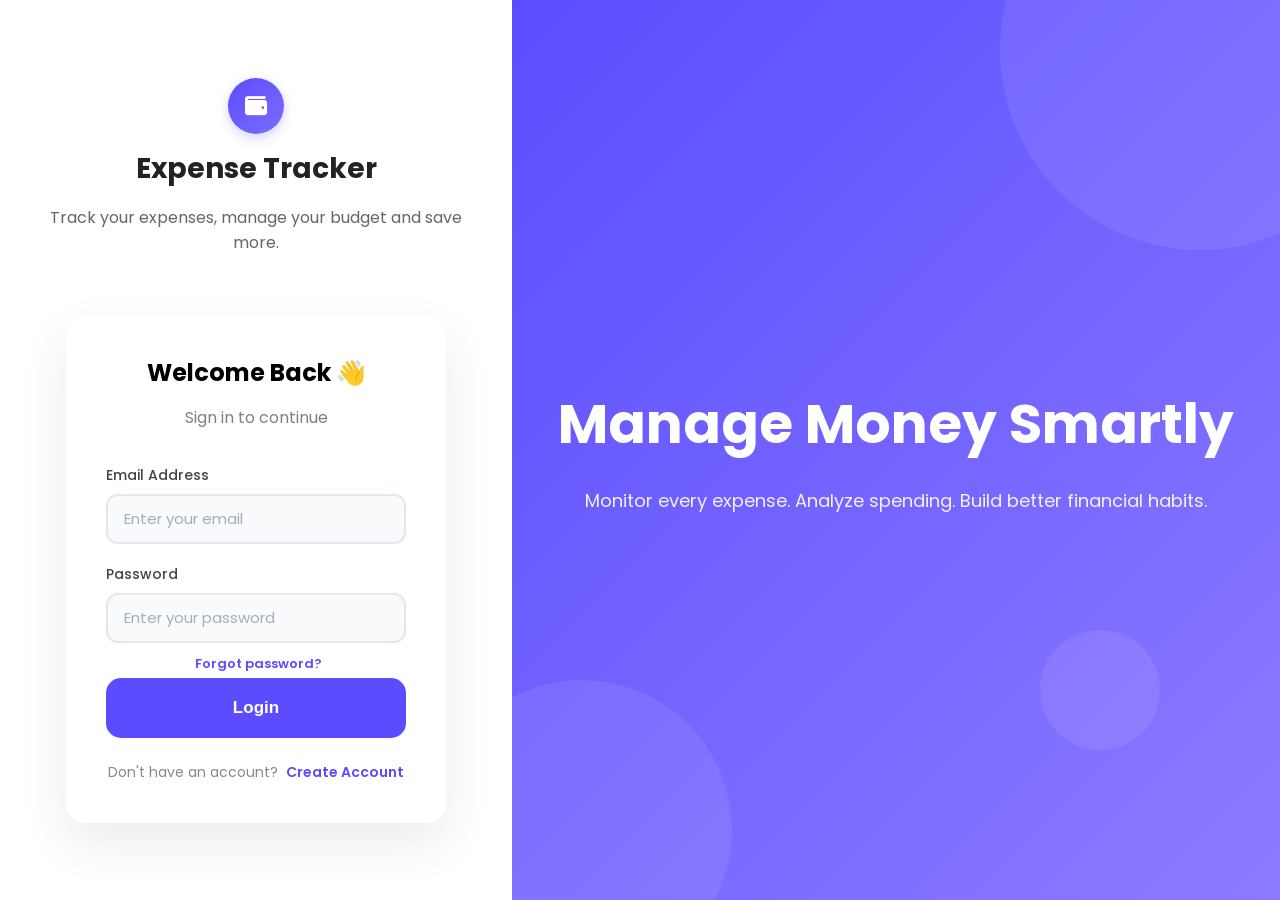
<file: frontend/settings.html>
<!DOCTYPE html>
<html lang="en">

<head>

    <meta charset="UTF-8">

    <meta name="viewport"
          content="width=device-width, initial-scale=1.0">

    <title>Settings | Expense Tracker</title>

    <!-- ===== ANTI-FOUC: Apply user-specific theme BEFORE first paint ===== -->
    <script>
        (function() {
            var userId = null;
            try {
                var stored = localStorage.getItem("currentUser");
                if (stored) {
                    var user = JSON.parse(stored);
                    if (user && user.id) userId = user.id;
                }
            } catch(e) {}
            var theme = userId ? localStorage.getItem("theme_" + userId) : null;
            if (theme === "dark") {
                document.documentElement.classList.add("dark-mode");
                var style = document.createElement("style");
                style.textContent = "html.dark-mode{--dark:#FFFFFF;--gray:#D1D5DB;--border:#374151;--background:#111827;--card:#1F2937;--sidebar-bg:#111827;--navbar-bg:#111827;--input-bg:#374151;--text-primary:#FFFFFF;--text-secondary:#D1D5DB;--hover-bg:#1F2937;--primary-light:rgba(99,102,241,0.15)}";
                document.head.insertBefore(style, document.head.querySelector('link[rel="stylesheet"]'));
            }
        })();
    </script>

    <!-- Google Font -->

    <link rel="preconnect"
          href="https://fonts.googleapis.com">

    <link rel="preconnect"
          href="https://fonts.gstatic.com"
          crossorigin>

    <link href="https://fonts.googleapis.com/css2?family=Poppins:wght@300;400;500;600;700&display=swap"
          rel="stylesheet">

    <!-- Font Awesome -->

    <link rel="stylesheet"
          href="https://cdnjs.cloudflare.com/ajax/libs/font-awesome/6.7.2/css/all.min.css">

    <!-- CSS -->

    <link rel="stylesheet"
          href="css/dashboard.css">

    <link rel="stylesheet"
          href="css/settings.css">

    <link rel="stylesheet"
          href="css/responsive.css">

    <!-- Toast & Modal CSS -->
    <link rel="stylesheet" href="css/toast.css">
    <link rel="stylesheet" href="css/modal.css">

</head>

<body>

<div class="dashboard-container">

    <!-- Copy the SAME Sidebar from dashboard.html -->

    <aside class="sidebar">

      <div class="logo">

    <div class="logo-icon">

        <i class="fa-solid fa-wallet"></i>

    </div>

    <h2>Expense Tracker</h2>

</div>


<nav>

    <ul>

       <li>

    <a href="dashboard.html">

        <i class="fa-solid fa-house"></i>

        <span>Dashboard</span>

    </a>

</li>

        <li>

            <a href="add_expense.html">

                <i class="fa-solid fa-plus"></i>

                <span>Add Expense</span>

            </a>

        </li>


        <li>

            <a href="expenses.html">

                <i class="fa-solid fa-receipt"></i>

                <span>Expenses</span>

            </a>

        </li>


        <li>

            <a href="categories.html">

                <i class="fa-solid fa-layer-group"></i>

                <span>Categories</span>

            </a>

        </li>


        <li>

            <a href="reports.html">

                <i class="fa-solid fa-chart-pie"></i>

                <span>Reports</span>

            </a>

        </li>


        <li>

            <a href="budget.html">

                <i class="fa-solid fa-wallet"></i>

                <span>Budget</span>

            </a>

        </li>


        <li>

            <a href="profile.html">

                <i class="fa-solid fa-user"></i>

                <span>Profile</span>

            </a>

        </li>


        <li>

            <a href="settings.html">

                <i class="fa-solid fa-gear"></i>

                <span>Settings</span>

            </a>

        </li>

    </ul>

</nav>


<div class="logout">

    <i class="fa-solid fa-right-from-bracket"></i>

    <span>Logout</span>

</div>

    </aside>

    <main class="main-content">

        <!-- Copy the SAME Navbar from dashboard.html -->

            <header class="navbar">

    <!-- Left -->

    <div class="nav-left">

        <button class="menu-btn">

            <i class="fa-solid fa-bars"></i>

        </button>

    </div>

    <!-- Right -->

    <div class="nav-right">

        <div class="profile" id="profileDropdown">

            <img
                id="navProfileAvatar"
                src="assets/images/default-avatar.png"
                alt="Profile"
                onerror="this.onerror=null;this.src='assets/images/default-avatar.png'"
            >

            <span class="profile-name" id="navUserName">User</span>

            <i class="fa-solid fa-chevron-down"></i>

            <div class="dropdown-menu">
                <a href="profile.html" class="dropdown-item">
                    <i class="fa-solid fa-user"></i>
                    <span>My Profile</span>
                </a>
                <a href="settings.html" class="dropdown-item">
                    <i class="fa-solid fa-gear"></i>
                    <span>Settings</span>
                </a>
                <div class="dropdown-divider"></div>
                <a href="#" class="dropdown-item dropdown-logout" id="dropdownLogoutBtn">
                    <i class="fa-solid fa-right-from-bracket"></i>
                    <span>Logout</span>
                </a>
            </div>

        </div>

    </div>

</header>

        <section class="settings-page">

            <div class="settings-header">

                <div>

                    <h2>Settings</h2>

                    <p class="page-description">

                        Customize your Expense Tracker preferences.

                    </p>

                </div>

            </div>

            <div class="settings-container">
<!-- Theme -->

<div class="setting-card">

    <div class="setting-info">

        <h3>Appearance</h3>

        <p>Choose your preferred application theme.</p>

    </div>

    <div class="theme-options">

        <label class="theme-option">

            <input type="radio" name="theme" value="light">

            <span class="theme-radio-circle"></span>

            Light Mode

        </label>

        <label class="theme-option">

            <input type="radio" name="theme" value="dark">

            <span class="theme-radio-circle"></span>

            Dark Mode

        </label>

    </div>

</div>

<!-- Notifications -->

<div class="setting-card">

    <div class="setting-info">

        <h3>Notifications</h3>

        <p>Enable or disable notifications.</p>

    </div>

    <label class="toggle-switch">

        <input type="checkbox" id="notificationsToggle" checked>

        <span class="toggle-slider"></span>

    </label>

</div>

<!-- Currency (India only) -->

<div class="setting-card">

    <div class="setting-info">

        <h3>Currency</h3>

        <p>Indian Rupee (₹) — INR</p>

    </div>

    <div class="currency-display">

        <span class="currency-badge">₹ Indian Rupee (INR)</span>

    </div>

</div>

<!-- Save Button -->

<div class="settings-actions">

    <button class="save-settings-btn" id="saveSettingsBtn">

        <i class="fa-solid fa-floppy-disk"></i>

        Save Settings

    </button>

    <div id="settingsMessage" class="form-message" style="display:none;"></div>

</div>

</div>

</section>
        <!-- ================= Footer ================= -->

        <footer class="footer">

            <p>

                © 2026 Expense Tracker | All Rights Reserved

            </p>

        </footer>

    </main>

</div>

<script src="js/toast.js"></script>
<script src="js/modal.js"></script>
<script src="js/utils.js"></script>
<script src="js/app.js"></script>
<script src="js/settings.js"></script>

</body>

</html>
</file>
<file: frontend/css/style.css>
*{
    margin:0;
    padding:0;
    box-sizing:border-box;
}

body{

    font-family:'Poppins',sans-serif;

    background:#eef2ff;

    height:100vh;

}

.container{

    display:flex;

    width:100%;

    height:100vh;

}

/* LEFT */

.left{

    width:40%;

    background:white;

    display:flex;

    flex-direction:column;

    justify-content:center;

    align-items:center;

    padding:50px;

}

.brand{

    text-align:center;

}

.logo{

    width:56px;

    height:56px;

    border-radius:50%;

    background:linear-gradient(135deg,#5b4dff,#7c6cff);

    color:white;

    display:flex;

    justify-content:center;

    align-items:center;

    font-size:22px;

    margin:0 auto 14px;

    box-shadow:0 4px 12px rgba(91,77,255,0.25);

}

.brand h1{

    font-size:28px;

    color:#222;

    margin-bottom:4px;

}

.brand p{

    margin-top:15px;

    color:#666;

}

.login-card{

    margin-top:60px;

    width:100%;

    max-width:380px;

    padding:40px;

    border-radius:20px;

    background:white;

    box-shadow:0 20px 50px rgba(0,0,0,.08);

}

.login-card h2{

    text-align:center;

}

.login-card p{

    text-align:center;

    color:gray;

    margin:15px 0 35px;

}

/* FORM IMPROVEMENTS */

.field{

    width:100%;

    margin-bottom:20px;

}

.field label{

    display:block;

    font-size:14px;

    font-weight:500;

    color:#444;

    margin-bottom:8px;

}

.field input{

    width:100%;

    height:50px;

    padding:0 16px;

    border:2px solid #e2e8f0;

    border-radius:12px;

    font-size:15px;

    font-family:'Poppins',sans-serif;

    color:#333;

    background:#f8fafc;

    transition:border-color .3s,box-shadow .3s;

    outline:none;

}

.field input:focus{

    border-color:#5b4dff;

    box-shadow:0 0 0 3px rgba(91,77,255,.15);

    background:#fff;

}

.field input::placeholder{

    color:#a0aec0;

}

.register-link{

    text-align:center;

    margin-top:24px;

    font-size:14px;

    color:#888;

}

.register-link a{

    color:#5b4dff;

    font-weight:600;

    text-decoration:none;

    margin-left:4px;

    transition:color .3s;

}

.register-link a:hover{

    color:#4638f0;

    text-decoration:underline;

}

button{

    width:100%;

    height:60px;

    border:none;

    border-radius:15px;

    background:#5b4dff;

    color:white;

    font-size:17px;

    font-weight:600;

    cursor:pointer;

    display:flex;

    justify-content:center;

    align-items:center;

    gap:15px;

    transition:.3s;

}

button:hover{

    background:#4638f0;

    transform:translateY(-2px);

}

button img{

    width:25px;

}

button:disabled{

    opacity:.7;

    cursor:not-allowed;

    transform:none !important;

}

.button-spinner{

    width:18px;

    height:18px;

    border:2px solid rgba(255,255,255,.35);

    border-top-color:#fff;

    border-radius:50%;

    display:inline-block;

    animation:buttonSpinner .7s linear infinite;

    flex-shrink:0;

}

@keyframes buttonSpinner{

    to{ transform:rotate(360deg); }

}

/* RIGHT */

.right{

    width:60%;

    position:relative;

    overflow:hidden;

    background:linear-gradient(135deg,#5b4dff,#8c7bff);

    display:flex;

    justify-content:center;

    align-items:center;

}

.content{

    color:white;

    text-align:center;

    z-index:10;

}

.content h2{

    font-size:55px;

}

.content p{

    margin-top:20px;

    font-size:18px;

    opacity:.9;

    line-height:1.8;

}

.circle{

    position:absolute;

    border-radius:50%;

    background:rgba(255,255,255,.08);

}

.circle1{

    width:400px;

    height:400px;

    top:-150px;

    right:-120px;

}

.circle2{

    width:300px;

    height:300px;

    bottom:-80px;

    left:-80px;

}

.circle3{

    width:120px;

    height:120px;

    right:120px;

    bottom:150px;

}

/* ============================================= */
/* TABLET (768px – 1023px)                      */
/* Keep two-column, proportional resize          */
/* ============================================= */

@media(max-width:1023px){

.left{

    width:50%;

    padding:40px;

}

.right{

    width:50%;

}

.login-card{

    max-width:90%;

    padding:32px;

}

.brand h1{

    font-size:32px;

}

.brand p{

    font-size:14px;

}

.login-card h2{

    font-size:22px;

}

.content h2{

    font-size:36px;

}

.content p{

    font-size:16px;

}

.circle1{

    width:300px;

    height:300px;

    top:-100px;

    right:-80px;

}

.circle2{

    width:220px;

    height:220px;

    bottom:-60px;

    left:-60px;

}

.circle3{

    width:100px;

    height:100px;

    right:80px;

    bottom:120px;

}

}

/* ============================================= */
/* MOBILE (320px – 767px)                        */
/* Single column, form first, illustration below */
/* ============================================= */

@media(max-width:767px){

body{

    overflow-x:hidden;

}

.container{

    flex-direction:column;

}

.left{

    width:100%;

    padding:30px 20px;

    order:1;

}

.right{

    width:100%;

    min-height:300px;

    padding:40px 20px;

    order:2;

    display:flex;

}

.login-card{

    max-width:100%;

    padding:30px 20px;

}

.brand h1{

    font-size:26px;

}

.brand p{

    font-size:13px;

}

.login-card h2{

    font-size:20px;

}

.login-card p{

    font-size:14px;

}

.login-card input{

    width:100%;

}

.login-card button{

    width:100%;

}

.field{

    width:100%;

}

.field input{

    width:100%;

}

.content h2{

    font-size:28px;

}

.content p{

    font-size:14px;

}

.circle1{

    width:200px;

    height:200px;

    top:-80px;

    right:-60px;

}

.circle2{

    width:160px;

    height:160px;

    bottom:-50px;

    left:-50px;

}

.circle3{

    width:80px;

    height:80px;

    right:60px;

    bottom:100px;

}

}
</file>
<file: frontend/css/toast.css>
/* =============================
   Toast Notification Styles
   ============================= */

.toast-container {
    position: fixed;
    top: 24px;
    right: 24px;
    z-index: 99999;
    display: flex;
    flex-direction: column;
    gap: 10px;
    pointer-events: none;
    max-width: 400px;
    width: 100%;
}

.toast {
    display: flex;
    align-items: center;
    gap: 12px;
    padding: 14px 18px;
    border-radius: 12px;
    background: var(--card, #FFFFFF);
    box-shadow: 0 10px 40px rgba(0, 0, 0, 0.15);
    border: 1px solid var(--border, #E5E7EB);
    pointer-events: auto;
    animation: toastSlideIn 0.35s cubic-bezier(0.16, 1, 0.3, 1);
    transition: opacity 0.3s ease, transform 0.3s ease;
    position: relative;
    overflow: hidden;
}

.toast.toast-leaving {
    animation: toastSlideOut 0.3s ease forwards;
}

.toast-icon {
    width: 28px;
    height: 28px;
    border-radius: 50%;
    display: flex;
    align-items: center;
    justify-content: center;
    font-size: 13px;
    flex-shrink: 0;
    color: #fff;
}

.toast-message {
    flex: 1;
    font-size: 14px;
    font-weight: 500;
    color: var(--text-primary, #111827);
    line-height: 1.4;
}

.toast-close {
    width: 24px;
    height: 24px;
    border: none;
    background: none;
    cursor: pointer;
    font-size: 16px;
    color: var(--text-secondary, #6B7280);
    display: flex;
    align-items: center;
    justify-content: center;
    border-radius: 6px;
    flex-shrink: 0;
    transition: background 0.2s;
}

.toast-close:hover {
    background: var(--hover-bg, #F3F4F6);
}

/* Toast Variants */
.toast-success .toast-icon {
    background: #22C55E;
}

.toast-error .toast-icon {
    background: #EF4444;
}

.toast-warning .toast-icon {
    background: #F59E0B;
}

.toast-info .toast-icon {
    background: #3B82F6;
}

.toast-success {
    border-left: 4px solid #22C55E;
}

.toast-error {
    border-left: 4px solid #EF4444;
}

.toast-warning {
    border-left: 4px solid #F59E0B;
}

.toast-info {
    border-left: 4px solid #3B82F6;
}

/* Progress bar */
.toast-progress {
    position: absolute;
    bottom: 0;
    left: 0;
    height: 3px;
    border-radius: 0 0 12px 12px;
    animation: toastProgress 3s linear forwards;
}

.toast-success .toast-progress {
    background: #22C55E;
}

.toast-error .toast-progress {
    background: #EF4444;
}

.toast-warning .toast-progress {
    background: #F59E0B;
}

.toast-info .toast-progress {
    background: #3B82F6;
}

/* Animations */
@keyframes toastSlideIn {
    from {
        opacity: 0;
        transform: translateX(100%) scale(0.9);
    }
    to {
        opacity: 1;
        transform: translateX(0) scale(1);
    }
}

@keyframes toastSlideOut {
    from {
        opacity: 1;
        transform: translateX(0) scale(1);
    }
    to {
        opacity: 0;
        transform: translateX(100%) scale(0.9);
    }
}

@keyframes toastProgress {
    from {
        width: 100%;
    }
    to {
        width: 0%;
    }
}

/* Dark Mode */
body.dark-mode .toast {
    background: #1F2937;
    border-color: #374151;
}

body.dark-mode .toast-message {
    color: #FFFFFF;
}

body.dark-mode .toast-close {
    color: #D1D5DB;
}

body.dark-mode .toast-close:hover {
    background: rgba(255, 255, 255, 0.08);
}

/* Responsive */
@media (max-width: 576px) {
    .toast-container {
        top: 16px;
        right: 16px;
        left: 16px;
        max-width: none;
    }

    .toast {
        padding: 12px 14px;
    }

    .toast-message {
        font-size: 13px;
    }
}
</file>
<file: frontend/css/dashboard.css>
/* ==========================
   GOOGLE FONT & RESET
========================== */

*{
    margin:0;
    padding:0;
    box-sizing:border-box;
}

:root{

    --primary:#6366F1;
    --primary-light:#EEF2FF;

    --success:#22C55E;
    --danger:#EF4444;
    --warning:#F59E0B;

    /* Light theme (default) */
    --dark:#111827;
    --gray:#6B7280;
    --border:#E5E7EB;

    --background:#F5F7FB;
    --card:#FFFFFF;
    --sidebar-bg:#FFFFFF;
    --navbar-bg:#FFFFFF;
    --input-bg:#FFFFFF;
    --text-primary:#111827;
    --text-secondary:#6B7280;
    --hover-bg:#F3F4F6;

}

body{

    font-family:'Poppins',sans-serif;

    background:var(--background);

    color:var(--text-primary);

}

/* ==========================
   DARK MODE
========================== */

body.dark-mode{

    --dark:#FFFFFF;
    --gray:#D1D5DB;
    --border:#374151;

    --background:#111827;
    --card:#1F2937;
    --sidebar-bg:#111827;
    --navbar-bg:#111827;
    --input-bg:#374151;
    --text-primary:#FFFFFF;
    --text-secondary:#D1D5DB;
    --hover-bg:#1F2937;

    --primary-light:rgba(99,102,241,0.15);

}

.dashboard-container{

    display:flex;

    min-height:100vh;

}

.main-content{

    flex:1;

    display:flex;

    flex-direction:column;

    background:var(--background);

}

.dashboard{

    padding:35px;

}

/* ==========================
   NAVBAR
========================== */

.navbar{

    height:80px;

    background:var(--navbar-bg);

    display:flex;

    justify-content:space-between;

    align-items:center;

    padding:0 35px;

    border-bottom:1px solid var(--border);

}

.nav-left{

    display:flex;

    align-items:center;

    gap:20px;

}

.menu-btn{

    width:45px;

    height:45px;

    border:none;

    border-radius:12px;

    background:var(--primary-light);

    color:var(--primary);

    font-size:18px;

    cursor:pointer;

}

.search-box{

    display:flex;

    align-items:center;

    gap:10px;

    background:var(--input-bg);

    padding:12px 18px;

    border-radius:12px;

    width:350px;

    border:1px solid var(--border);

}

.search-box i{

    color:var(--text-secondary);

}

.search-box input{

    width:100%;

    border:none;

    background:transparent;

    outline:none;

    font-size:15px;

    font-family:'Poppins',sans-serif;

    color:var(--text-primary);

}

.nav-right{

    display:flex;

    align-items:center;

    gap:20px;

}

.icon-btn{

    width:45px;

    height:45px;

    border:none;

    border-radius:12px;

    background:var(--hover-bg);

    cursor:pointer;

    font-size:18px;

    color:var(--text-primary);

}

.profile{

    display:flex;

    align-items:center;

    gap:8px;

    cursor:pointer;

    position:relative;

    padding:4px 10px 4px 4px;

    border-radius:40px;

    transition:background 0.2s;

    border:1px solid var(--border);

    background:var(--card);

    user-select:none;

}

.profile:hover{

    background:var(--hover-bg);

}

.profile.active{

    border-color:var(--primary);

    box-shadow:0 0 0 2px rgba(99,102,241,0.15);

}

.profile img{

    width:34px;

    height:34px;

    border-radius:50%;

    object-fit:cover;

    flex-shrink:0;

}

.profile-name{

    font-size:14px;

    font-weight:600;

    color:var(--text-primary);

    white-space:nowrap;

    max-width:80px;

    overflow:hidden;

    text-overflow:ellipsis;

}

.profile i.fa-chevron-down{

    font-size:10px;

    color:var(--text-secondary);

    transition:transform 0.25s ease;

    flex-shrink:0;

}

.profile.active i.fa-chevron-down{

    transform:rotate(180deg);

}

/* ---------- Profile Dropdown ---------- */

.dropdown-menu{

    position:absolute;

    top:calc(100% + 8px);

    right:0;

    background:var(--card);

    border-radius:12px;

    box-shadow:0 10px 40px rgba(0,0,0,0.15);

    width:220px;

    padding:6px;

    opacity:0;

    visibility:hidden;

    transform:translateY(-8px) scale(0.96);

    transition:all 0.25s cubic-bezier(0.16,1,0.3,1);

    z-index:1000;

    border:1px solid var(--border);

    transform-origin:top right;

}

.dropdown-menu.show{

    opacity:1;

    visibility:visible;

    transform:translateY(0) scale(1);

}

.dropdown-item{

    display:flex;

    align-items:center;

    gap:12px;

    padding:10px 14px;

    border-radius:8px;

    text-decoration:none;

    color:var(--text-primary);

    font-size:14px;

    font-weight:500;

    transition:all 0.15s ease;

    cursor:pointer;

}

.dropdown-item i{

    width:18px;

    text-align:center;

    font-size:15px;

    color:var(--text-secondary);

    flex-shrink:0;

}

.dropdown-item span{

    flex:1;
    display:inline-block;

}

.dropdown-item:hover{

    background:var(--primary-light);

    color:var(--primary);

}

.dropdown-item:hover i{

    color:var(--primary);

}

.dropdown-logout{

    color:var(--danger);

}

.dropdown-logout i{

    color:var(--danger);

}

.dropdown-logout:hover{

    background:#FEF2F2 !important;

    color:var(--danger) !important;

}

.dropdown-logout:hover i{

    color:var(--danger) !important;

}

body.dark-mode .dropdown-logout:hover{

    background:rgba(239,68,68,0.15) !important;

    color:#F87171 !important;

}

body.dark-mode .dropdown-logout:hover i{

    color:#F87171 !important;

}

body.dark-mode .dropdown-item:hover{

    background:rgba(255,255,255,0.08);

    color:var(--text-primary);

}

body.dark-mode .dropdown-item:hover i{

    color:var(--text-primary);

}

.dropdown-divider{

    height:1px;

    background:var(--border);

    margin:4px 0;

}



/* =====================================
   SIDEBAR
===================================== */
.sidebar{

    width:280px;

    background:var(--sidebar-bg);

    color:var(--text-primary);

    display:flex;

    flex-direction:column;

    padding:25px 20px;

    transition:width 0.3s, padding 0.3s;

    border-right:1px solid var(--border);

}

/* =====================================
   COLLAPSIBLE SIDEBAR (CSS-only)
===================================== */

.sidebar.collapsed{

    width:90px;

    padding:25px 12px;

}

.sidebar.collapsed .logo h2{

    opacity:0;

    width:0;

    overflow:hidden;

    white-space:nowrap;

    margin:0;

}

/* keep logo icon visible and centered */
.sidebar.collapsed .logo{

    margin-bottom:25px;

}

.sidebar.collapsed .logo-icon{

    margin:0;

    width:55px;

    height:55px;

}

/* Hide all menu text when collapsed */
.sidebar.collapsed nav li span,
.sidebar.collapsed .logout span{

    opacity:0;

    width:0;

    overflow:hidden;

    white-space:nowrap;

    margin:0;

}

/* Center icons vertically (and horizontally within the narrow sidebar) */
.sidebar.collapsed nav li{

    gap:0;

    padding-left:12px;

    padding-right:12px;

}

.sidebar.collapsed nav li i{

    width:22px;

    text-align:center;

}

.sidebar.collapsed nav li{

    flex-direction:column;

    align-items:center;

    justify-content:center;

}

/* Make logout icon+container center */
.sidebar.collapsed .logout{

    gap:0;

    padding-left:12px;

    padding-right:12px;

    flex-direction:column;

    align-items:center;

    justify-content:center;

    text-align:center;

}

/* Ensure main content expands naturally when sidebar collapses */
.dashboard-container{

    transition:all 0.3s;

}

.sidebar.collapsed{

    flex:0 0 auto;

}

.main-content{

    transition:all 0.3s;

}

.sidebar.collapsed ~ .main-content{

    transition:all 0.3s;

}

.sidebar-top{


    display:flex;

    flex-direction:column;

}

.logo{

    display:flex;

    align-items:center;

    gap:15px;

    margin-bottom:30px;

}

nav{

    flex:1;

}

nav ul{

    list-style:none;

}

.logout{

    margin-top:auto;

    padding-top:30px;

}

.logo{

    display:flex;
    align-items:center;
    gap:15px;

    margin-bottom:25px;

}

.logo-icon{

    width:55px;
    height:55px;

    border-radius:16px;

    background:linear-gradient(135deg,#6366F1,#8B5CF6);

    display:flex;
    justify-content:center;
    align-items:center;

    font-size:22px;

    color:#fff;

}

.logo h2{

    font-size:20px;
    font-weight:600;

    color:var(--text-primary);

}

nav ul{

    list-style:none;

}

nav li{

    display:flex;
    align-items:center;

    gap:16px;

    padding:15px 18px;

    margin-bottom:12px;

    border-radius:14px;

    cursor:pointer;

    transition:.3s;

    color:var(--text-secondary);

}

nav li:hover{

    background:var(--hover-bg);

    color:var(--text-primary);

}

nav li a{

    display:flex;
    align-items:center;
    gap:16px;
    text-decoration:none;
    color:inherit;
    width:100%;

}

.active{

    background:linear-gradient(135deg,#6366F1,#8B5CF6) !important;

    color:#fff !important;

}

.active a{

    color:#fff !important;

}

nav li i{

    width:22px;
    font-size:18px;

}

.logout{

    display:flex;
    align-items:center;

    gap:16px;

    padding:15px 18px;

    border-radius:14px;

    cursor:pointer;

    transition:.3s;

    color:var(--text-secondary);

}

.logout:hover{

    background:var(--hover-bg);

    color:var(--danger);

}

.logout i{

    width:22px;
    font-size:18px;

}

/* =====================================
   WELCOME SECTION
===================================== */

.welcome{

    display:flex;
    justify-content:space-between;
    align-items:center;

    margin-bottom:35px;

}

.welcome h1{

    font-size:38px;
    color:var(--text-primary);

}

.welcome span{

    color:var(--primary);

}

.welcome p{

    margin-top:10px;

    color:var(--text-secondary);

    font-size:16px;

}

.date-box{

    display:flex;
    align-items:center;
    gap:10px;

    background:var(--card);

    padding:14px 22px;

    border-radius:14px;

    border:1px solid var(--border);

    color:var(--text-primary);

}

.date-box i{

    color:var(--primary);

}

/* =====================================
   SUMMARY CARDS
===================================== */

.summary-cards{

    display:grid;

    grid-template-columns:repeat(4,1fr);

    gap:25px;

    margin-bottom:35px;

}

.card{

    background:var(--card);

    padding:25px;

    border-radius:18px;

    border:1px solid var(--border);

    transition:.3s;

}

.card:hover{

    transform:translateY(-6px);

}

.card-icon{

    width:60px;

    height:60px;

    border-radius:16px;

    display:flex;

    justify-content:center;

    align-items:center;

    font-size:22px;

    color:white;

    margin-bottom:18px;

}

.balance{

    background:#6366F1;

}

.income{

    background:#22C55E;

}

.expense{

    background:#EF4444;

}

.savings{

    background:#F59E0B;

}

.card-info h4{

    color:var(--text-secondary);

    font-size:15px;

}

.card-info h2{

    margin:12px 0;

    font-size:30px;

    color:var(--text-primary);

}

.card-info p{

    color:var(--text-secondary);

}

/* =====================================
   CHARTS (Top Categories)
===================================== */

.charts{

    display:grid;

    grid-template-columns:1fr;

    gap:25px;

    margin-bottom:35px;

}

.category-card{

    background:var(--card);

    border-radius:18px;

    padding:25px;

    border:1px solid var(--border);

}

.section-header{

    display:flex;

    justify-content:space-between;

    align-items:center;

    margin-bottom:25px;

}

.section-header h3{

    font-size:22px;

    color:var(--text-primary);

}

/* =====================================
   TOP CATEGORIES
===================================== */

.category-list{

    display:flex;

    flex-direction:column;

    gap:18px;

}

.category-item{

    display:flex;

    justify-content:space-between;

    align-items:center;

    padding:14px 16px;

    border-radius:12px;

    background:var(--background);

    transition:.3s;

}

.category-item:hover{

    background:var(--primary-light);

    transform:translateX(6px);

}

.category-item span{

    font-weight:500;

    color:var(--text-primary);

}

.category-item strong{

    color:var(--primary);

}

/* =====================================
   RECENT TRANSACTIONS
===================================== */

.transactions{

    margin-top:35px;

    background:var(--card);

    border-radius:18px;

    padding:25px;

    border:1px solid var(--border);

}

.transactions table{

    width:100%;

    border-collapse:collapse;

}

.transactions th{

    text-align:left;

    padding:18px 12px;

    color:var(--text-secondary);

    font-size:15px;

    border-bottom:1px solid var(--border);

}

.transactions td{

    padding:18px 12px;

    border-bottom:1px solid var(--border);

    color:var(--text-primary);

}

.transactions tbody tr{

    transition:.3s;

}

.transactions tbody tr:hover{

    background:var(--hover-bg);

}

.completed{

    background:#DCFCE7;

    color:#16A34A;

    padding:8px 14px;

    border-radius:25px;

    font-size:13px;

    font-weight:600;

}

body.dark-mode .completed{

    background:rgba(22,163,74,0.2);

}

.section-header a{

    text-decoration:none;

    color:var(--primary);

    font-weight:600;

}

/* =====================================
   FOOTER
===================================== */

.footer{

    text-align:center;

    padding:25px;

    color:var(--text-secondary);

    font-size:14px;

    border-top:1px solid var(--border);

    margin-top:40px;

}

/* =====================================
   FORM ELEMENTS (global)
===================================== */

input, select, textarea{

    font-family:'Poppins',sans-serif;

    background:var(--input-bg);

    border:1px solid var(--border);

    color:var(--text-primary);

    border-radius:10px;

    padding:12px 16px;

    outline:none;

    transition:border-color 0.2s;

}

input:focus, select:focus, textarea:focus{

    border-color:var(--primary);

}

input::placeholder, textarea::placeholder{

    color:var(--text-secondary);

}

label{

    color:var(--text-primary);

    font-weight:500;

    margin-bottom:6px;

    display:block;

}

button{

    font-family:'Poppins',sans-serif;

}

/* ----- Button Loading State (shared setButtonLoading helper) ----- */
button:disabled{

    opacity:.7;

    cursor:not-allowed;

    transform:none !important;

}

.button-spinner{

    width:18px;

    height:18px;

    border:2px solid rgba(255,255,255,.35);

    border-top-color:#fff;

    border-radius:50%;

    display:inline-block;

    animation:buttonSpinner .7s linear infinite;

    flex-shrink:0;

    vertical-align:middle;

}

button.is-loading{

    pointer-events:none;

}

@keyframes buttonSpinner{

    to{ transform:rotate(360deg); }

}

/* =========================================================
   DARK MODE — Global Overrides for ALL Page Components
   =========================================================
   These rules ensure that EVERY page gets full dark mode
   when body.dark-mode is applied.
   ========================================================= */

/* ----- Page Headers (Categories, Budget, Reports, Settings, etc.) ----- */
body.dark-mode .categories-header h2,
body.dark-mode .budget-header h2,
body.dark-mode .reports-header h2,
body.dark-mode .expense-form h2,
body.dark-mode .header-text h2 {
    color: var(--text-primary);
}

body.dark-mode .page-description {
    color: var(--text-secondary);
}

/* ----- Category Cards ----- */
body.dark-mode .category-card {
    background: var(--card);
    box-shadow: none;
    border: 1px solid var(--border);
}

body.dark-mode .category-card h3 {
    color: var(--text-primary);
}

body.dark-mode .category-card p {
    color: var(--text-secondary);
}

body.dark-mode .category-icon {
    background: var(--primary-light);
}

/* ----- Budget Cards ----- */
body.dark-mode .budget-card {
    background: var(--card);
    box-shadow: none;
    border: 1px solid var(--border);
}

body.dark-mode .budget-card h3 {
    color: var(--text-primary);
}

body.dark-mode .budget-top span {
    color: var(--primary);
}

body.dark-mode .budget-info {
    color: var(--text-secondary);
}

body.dark-mode .progress-bar {
    background: var(--border);
}

/* ----- Expense Form ----- */
body.dark-mode .expense-form {
    background: var(--card);
    box-shadow: none;
    border: 1px solid var(--border);
}

body.dark-mode .expense-form h2 {
    color: var(--text-primary);
}

body.dark-mode .form-group label {
    color: var(--text-primary);
}

/* ----- Expense Table ----- */
body.dark-mode .expense-table {
    background: var(--card);
    box-shadow: none;
    border: 1px solid var(--border);
}

body.dark-mode .expense-table thead {
    background: var(--hover-bg);
}

body.dark-mode .expense-table th {
    color: var(--text-primary);
    border-bottom: 1px solid var(--border);
}

body.dark-mode .expense-table td {
    color: var(--text-primary);
    border-top: 1px solid var(--border);
}

body.dark-mode .expense-table tbody tr:hover {
    background: var(--hover-bg);
}

/* ----- Expense Filters ----- */
body.dark-mode .expense-filters input,
body.dark-mode .expense-filters select {
    background: var(--input-bg);
    border-color: var(--border);
    color: var(--text-primary);
}

body.dark-mode .expense-filters input::placeholder {
    color: #9CA3AF;
}

/* ----- Buttons (non-primary) ----- */
body.dark-mode .cancel {
    background: var(--hover-bg);
    color: var(--text-primary);
}

body.dark-mode .cancel:hover {
    background: var(--border);
}

/* ----- Reports Page ----- */
body.dark-mode .report-card {
    background: var(--card);
    box-shadow: none;
    border: 1px solid var(--border);
}

body.dark-mode .report-card h3 {
    color: var(--text-primary);
}

body.dark-mode .report-card p {
    color: var(--text-secondary);
}

body.dark-mode .report-card h2 {
    color: var(--primary);
}

body.dark-mode .chart-container {
    background: var(--card);
    box-shadow: none;
    border: 1px solid var(--border);
}

body.dark-mode .chart-container h3 {
    color: var(--text-primary);
}

body.dark-mode .table-container {
    background: var(--card);
    box-shadow: none;
    border: 1px solid var(--border);
}

body.dark-mode .table-container h3 {
    color: var(--text-primary);
}

/* ----- Reports Tables ----- */
body.dark-mode .reports-table thead {
    background: var(--hover-bg);
}

body.dark-mode .reports-table th {
    color: var(--text-primary);
    border-bottom: 2px solid var(--border);
}

body.dark-mode .reports-table td {
    color: var(--text-primary);
    border-bottom: 1px solid var(--border);
}

body.dark-mode .reports-table tbody tr:hover {
    background: var(--hover-bg);
}

body.dark-mode .remaining-positive {
    color: var(--success);
}

body.dark-mode .remaining-negative {
    color: var(--danger);
}

body.dark-mode .remaining-zero {
    color: var(--text-secondary);
}

/* ----- Settings toggles ----- */
body.dark-mode .slider {
    background: var(--border);
}

body.dark-mode .slider:before {
    background: var(--text-primary);
}

body.dark-mode .switch input:checked + .slider {
    background: var(--primary);
}

/* ----- Modals (Categories, Budget pages) ----- */
body.dark-mode .modal-overlay .modal {
    background: var(--card);
    box-shadow: 0 20px 60px rgba(0,0,0,0.5);
    border: 1px solid var(--border);
}

body.dark-mode .modal-overlay .modal h3 {
    color: var(--text-primary);
}

body.dark-mode .modal-overlay .modal label {
    color: var(--text-secondary);
}

body.dark-mode .modal-overlay .modal input,
body.dark-mode .modal-overlay .modal select {
    background: var(--input-bg);
    border-color: var(--border);
    color: var(--text-primary);
}

body.dark-mode .modal-overlay .modal input:focus,
body.dark-mode .modal-overlay .modal select:focus {
    border-color: var(--primary);
}

body.dark-mode .modal-close-btn {
    color: var(--text-secondary);
}

body.dark-mode .modal-close-btn:hover {
    color: var(--text-primary);
}

body.dark-mode .modal-cancel-btn {
    background: var(--hover-bg);
    border-color: var(--border);
    color: var(--text-primary);
}

body.dark-mode .modal-cancel-btn:hover {
    background: var(--border);
}

/* ----- Category action buttons in modal ----- */
body.dark-mode .category-edit-btn {
    background: rgba(99,102,241,0.15);
    color: var(--primary);
}

body.dark-mode .category-edit-btn:hover {
    background: rgba(99,102,241,0.25);
}

body.dark-mode .category-delete-btn {
    background: rgba(239,68,68,0.15);
    color: var(--danger);
}

body.dark-mode .category-delete-btn:hover {
    background: rgba(239,68,68,0.25);
}

/* =========================================================
   END DARK MODE GLOBAL OVERRIDES
   ========================================================= */
</file>
<file: frontend/css/expense.css>
/* ==========================================
   EXPENSE TRACKER
   expense.css
   Version 1.0
========================================== */

/* ==========================================
   ADD EXPENSE PAGE
========================================== */

.expense-page{

    padding:35px;

}

.expense-form{

    max-width:900px;

    margin:auto;

    background:var(--card);

    border-radius:20px;

    padding:35px;

    box-shadow:0 10px 30px rgba(0,0,0,.06);

    border:1px solid var(--border);

}

.expense-form h2{

    font-size:34px;

    color:var(--text-primary);

    margin-bottom:10px;

}

.page-description{

    color:var(--text-secondary);

    font-size:16px;

    margin-bottom:30px;

    line-height:1.6;

}

.form-row{

    display:grid;

    grid-template-columns:1fr 1fr;

    gap:20px;

    margin-bottom:20px;

}

.form-group{

    display:flex;

    flex-direction:column;

}

.form-group label{

    font-weight:500;

    color:var(--text-primary);

    margin-bottom:8px;

}

.form-group input,

.form-group select,

.form-group textarea{

    width:100%;

    padding:14px;

    border:1px solid var(--border);

    border-radius:12px;

    outline:none;

    font-size:15px;

    font-family:'Poppins',sans-serif;

    transition:.3s;

    background:var(--input-bg);

    color:var(--text-primary);

}

.form-group textarea{

    resize:none;

    min-height:120px;

}

.form-group input:focus,

.form-group select:focus,

.form-group textarea:focus{

    border-color:var(--primary);

    box-shadow:0 0 0 3px rgba(99,102,241,.15);

}
/* ==========================================
   BUTTONS
========================================== */

.buttons{

    display:flex;

    gap:20px;

    margin-top:30px;

}

.buttons button{

    flex:1;

    padding:15px;

    border:none;

    border-radius:12px;

    cursor:pointer;

    font-size:16px;

    font-weight:600;

    transition:.3s;

}

.buttons button:first-child{

    background:#6366F1;

    color:#FFFFFF;

}

.buttons button:first-child:hover{

    background:#4F46E5;

}

.cancel{

    background:#E5E7EB;

    color:#111827;

}

.cancel:hover{

    background:#D1D5DB;

}

/* ==========================================
   EXPENSE HISTORY PAGE
========================================== */

.expense-history{

    padding:35px;

}

.expense-header{

    display:flex;

    justify-content:space-between;

    align-items:flex-start;

    margin-bottom:35px;

}

.header-text{

    display:flex;

    flex-direction:column;

    gap:8px;

}

.header-text h2{

    font-size:36px;

    font-weight:700;

    color:var(--text-primary);

    margin:0;

}

.add-btn{

    display:flex;

    align-items:center;

    gap:10px;

    text-decoration:none;

    background:#6366F1;

    color:#FFFFFF;

    padding:14px 22px;

    border-radius:12px;

    font-weight:600;

    transition:.3s;

}

.add-btn:hover{

    background:#4F46E5;

}

/* ==========================================
   FILTER SECTION
========================================== */

.expense-filters{

    display:grid;

    grid-template-columns:2fr 1fr 1fr;

    gap:20px;

    margin:35px 0;

}

.expense-filters input,

.expense-filters select{

    padding:14px;

    border:1px solid var(--border);

    border-radius:12px;

    outline:none;

    font-size:15px;

    font-family:'Poppins',sans-serif;

    transition:.3s;

    background:var(--input-bg);

    color:var(--text-primary);

}

.expense-filters input:focus,

.expense-filters select:focus{

    border-color:var(--primary);

    box-shadow:0 0 0 3px rgba(99,102,241,.15);

}
/* ==========================================
   EXPENSE TABLE
========================================== */

.expense-table{

    background:var(--card);

    border-radius:18px;

    overflow:hidden;

    box-shadow:0 10px 30px rgba(0,0,0,.06);

    border:1px solid var(--border);

}

.expense-table table{

    width:100%;

    border-collapse:collapse;

}

.expense-table thead{

    background:var(--hover-bg);

}

.expense-table th{

    padding:18px;

    text-align:left;

    font-size:15px;

    color:var(--text-primary);

    font-weight:600;

}

.expense-table td{

    padding:18px;

    border-top:1px solid var(--border);

    color:var(--text-primary);

}

.expense-table tbody tr{

    transition:.3s;

}

.expense-table tbody tr:hover{

    background:var(--hover-bg);

}

/* ==========================================
   STATUS BADGE
========================================== */

.completed{

    display:inline-block;

    background:#DCFCE7;

    color:#15803D;

    padding:6px 14px;

    border-radius:30px;

    font-size:13px;

    font-weight:600;

}

/* ==========================================
   ACTION BUTTONS
========================================== */

.notes-btn{

    width:40px;

    height:40px;

    border:none;

    border-radius:10px;

    cursor:pointer;

    transition:.3s;

    margin-right:8px;

    background:#F59E0B;

    color:#FFFFFF;

    flex-shrink:0;

}

.notes-btn:hover{

    background:#D97706;

}

.edit-btn,

.delete-btn{

    width:40px;

    height:40px;

    border:none;

    border-radius:10px;

    cursor:pointer;

    transition:.3s;

    margin-right:8px;

    flex-shrink:0;

}

/* ==========================================
   NOTES VIEW MODAL TEXT
========================================== */

.notes-view-text{

    font-size:15px;

    line-height:1.7;

    color:var(--text-primary);

    white-space:pre-wrap;

    word-break:break-word;

    max-height:60vh;

    overflow-y:auto;

    background:var(--input-bg);

    border:1px solid var(--border);

    border-radius:12px;

    padding:16px;

    margin:0;

}

.edit-btn{

    background:#6366F1;

    color:#FFFFFF;

}

.edit-btn:hover{

    background:#4F46E5;

}

.delete-btn{

    background:#EF4444;

    color:#FFFFFF;

}

.delete-btn:hover{

    background:#DC2626;

}

/* ==========================================
   RESPONSIVE TABLE
========================================== */

.expense-table{

    overflow-x:auto;

}
</file>
<file: frontend/css/responsive.css>
/* Large Laptop */
@media (max-width:1200px){

}

/* Laptop */
@media (max-width:992px){
    
}

/* ==================================================== */
/* Tablet (768px – 1023px)                                */
/* ==================================================== */

@media (max-width:1023px){

    /* ---- Dashboard ---- */
    .summary-cards{
        grid-template-columns:repeat(2,1fr);
        gap:18px;
    }

    .welcome{
        flex-direction:column;
        align-items:flex-start;
        gap:16px;
    }

    .welcome h1{
        font-size:28px;
    }

    .dashboard{
        padding:25px;
    }

    /* ---- Sidebar ---- */
    .sidebar{
        width:240px;
        padding:20px 16px;
    }

    .sidebar.collapsed{
        width:80px;
        padding:20px 8px;
    }

    /* ---- Expense Form ---- */
    .expense-form{
        padding:28px;
    }

    /* ---- Categories / Budget Grids ---- */
    .categories-grid{
        grid-template-columns:repeat(auto-fit,minmax(180px,1fr));
        gap:18px;
    }

    .budget-grid{
        grid-template-columns:repeat(auto-fit,minmax(260px,1fr));
        gap:18px;
    }

    /* ---- Reports ---- */
    .reports-page{
        padding:25px;
    }

    .reports-grid{
        grid-template-columns:repeat(auto-fit,minmax(200px,1fr));
        gap:18px;
    }

    /* ---- Profile ---- */
    .profile-page{
        padding:25px;
    }

    /* ---- Settings ---- */
    .settings-page{
        padding:25px;
    }

    /* ---- Tables ---- */
    .expense-table{
        overflow-x:auto;
        -webkit-overflow-scrolling:touch;
    }

    .transactions{
        overflow-x:auto;
        -webkit-overflow-scrolling:touch;
    }

    /* ---- Modals ---- */
    .modal-confirm{
        width:380px;
    }
}

/* Tablet (max 768px) — keep existing rules, add missing sections */
@media (max-width:768px){

    body{
        overflow-x:hidden;
    }

    .navbar{

        padding:0 20px;

    }

    .profile{

        padding:3px 8px 3px 3px !important;

    }

    .profile img{

        width:30px !important;

        height:30px !important;

    }

    .profile-name{

        max-width:60px !important;

        font-size:13px !important;

    }

    .dropdown-menu{

        width:200px !important;

        right:-10px !important;

    }

    /* ---- Dashboard ---- */
    .summary-cards{
        grid-template-columns:repeat(2,1fr);
        gap:16px;
    }

    .card{
        padding:20px;
    }

    .card-info h2{
        font-size:24px;
    }

    .dashboard{
        padding:20px;
    }

    .welcome{
        flex-direction:column;
        align-items:flex-start;
        gap:14px;
    }

.welcome h1{
        font-size:26px;
        overflow-wrap:break-word;
        word-break:break-word;
        hyphens:auto;
    }

    /* ---- Sidebar ---- */
    .sidebar{
        position:fixed;
        top:0;
        left:0;
        bottom:0;
        z-index:10000;
        transform:translateX(-100%);
        transition:transform 0.3s ease;
        width:280px;
        box-shadow:0 0 30px rgba(0,0,0,0.2);
    }

    .sidebar.collapsed{
        transform:translateX(-100%);
        width:280px;
        padding:25px 20px;
    }

    .sidebar.collapsed .logo h2{
        opacity:1;
        width:auto;
        overflow:visible;
        white-space:normal;
    }

    .sidebar.collapsed .logo-icon{
        margin:0;
        width:55px;
        height:55px;
    }

    .sidebar.collapsed nav li span,
    .sidebar.collapsed .logout span{
        opacity:1;
        width:auto;
        overflow:visible;
        white-space:normal;
    }

    .sidebar.collapsed nav li{
        gap:16px;
        padding:15px 18px;
        flex-direction:row;
    }

    .sidebar.collapsed .logout{
        gap:16px;
        padding:15px 18px;
        flex-direction:row;
    }

    .sidebar.mobile-open{
        transform:translateX(0);
    }

    /* Sidebar overlay backdrop */
    .sidebar-overlay{
        display:none;
        position:fixed;
        top:0;
        left:0;
        right:0;
        bottom:0;
        background:rgba(0,0,0,0.4);
        z-index:9999;
    }

    .sidebar-overlay.active{
        display:block;
    }

    /* ---- Expense Form ---- */
    .expense-page{
        padding:20px;
    }

    .expense-form{
        padding:24px;
    }

    .expense-form h2{
        font-size:24px;
    }

    .form-row{
        grid-template-columns:1fr;
        gap:16px;
    }

    .buttons{
        flex-direction:column;
        gap:12px;
    }

    .buttons button{
        width:100%;
    }

    /* ---- Expense History ---- */
    .expense-history{
        padding:20px;
    }

    .expense-header{
        flex-direction:column;
        align-items:flex-start;
        gap:16px;
    }

    .header-text h2{
        font-size:26px;
    }

    .expense-filters{
        grid-template-columns:1fr;
        gap:14px;
    }

    .expense-table{
        overflow-x:auto;
        -webkit-overflow-scrolling:touch;
    }

    .expense-table th,
    .expense-table td{
        padding:12px;
        font-size:14px;
        white-space:nowrap;
    }

    /* ---- Width Constraints ---- */
    .dashboard-container{
        width:100%;
    }

    .main-content{
        width:100%;
        max-width:100%;
    }

    .expense-history{
        width:100%;
        max-width:100%;
    }

    .expense-filters .search-box{
        width:100%;
    }

    .add-btn{
        width:100%;
        justify-content:center;
    }

    /* ---- Categories ---- */
    .categories-page{
        padding:20px;
    }

    .categories-header{
        flex-direction:column;
        align-items:flex-start;
        gap:16px;
    }

    .categories-header h2{
        font-size:26px;
    }

    .categories-grid{
        grid-template-columns:repeat(auto-fit,minmax(160px,1fr));
        gap:16px;
    }

    .category-card{
        padding:24px;
    }

    .add-category-btn{
        width:100%;
        justify-content:center;
    }

    /* ---- Budget ---- */
    .budget-page{
        padding:20px;
    }

    .budget-header{
        flex-direction:column;
        align-items:flex-start;
        gap:16px;
    }

    .budget-header h2{
        font-size:26px;
    }

    .budget-grid{
        grid-template-columns:1fr;
        gap:16px;
    }

    .add-budget-btn{
        width:100%;
        justify-content:center;
    }

    /* ---- Reports ---- */
    .reports-page{
        padding:20px;
    }

    .reports-header{
        flex-direction:column;
        align-items:flex-start;
        gap:16px;
    }

    .reports-header h2{
        font-size:26px;
    }

    .reports-grid{
        grid-template-columns:1fr;
        gap:16px;
    }

    .reports-charts{
        grid-template-columns:1fr;
        gap:16px;
    }

    .reports-tables{
        grid-template-columns:1fr;
        gap:16px;
    }

    .reports-tables .table-container:last-child{
        grid-column:1;
    }

    .download-btn{
        width:100%;
        justify-content:center;
    }

    /* ---- Profile ---- */
    .profile-page{
        padding:20px;
    }

    .profile-header-left{
        flex-direction:column;
        text-align:center;
    }

    .profile-header-meta{
        justify-content:center;
    }

    .profile-section-card,
    .profile-header-card{
        padding:24px;
    }

    .profile-header-avatar{
        width:100px;
        height:100px;
    }

    .profile-header-info h2{
        font-size:26px;
    }

    .stats-grid{
        grid-template-columns:repeat(2,1fr);
        gap:14px;
    }

    .form-actions{
        flex-direction:column;
    }

    .btn-primary,
    .btn-secondary{
        width:100%;
        justify-content:center;
    }

    /* ---- Settings ---- */
    .settings-page{
        padding:20px;
    }

    .settings-header h2{
        font-size:26px;
    }

    .setting-card{
        flex-direction:column;
        align-items:flex-start;
        gap:14px;
    }

    .setting-card select,
    .save-settings-btn{
        width:100%;
    }

    .theme-options{
        width:100%;
    }

    .theme-option{
        flex:1;
        justify-content:center;
    }

    /* ---- Transactions Table (Dashboard) ---- */
    .transactions{
        overflow-x:auto;
        -webkit-overflow-scrolling:touch;
    }

    .transactions th,
    .transactions td{
        padding:14px 10px;
        font-size:14px;
        white-space:nowrap;
    }

    /* ---- Charts ---- */
    .charts{
        gap:18px;
    }

    .category-card{
        padding:20px;
    }

    /* ---- Footer ---- */
    .footer{
        padding:18px;
        font-size:13px;
    }

    /* ---- Modals ---- */
    .modal-confirm{
        width:calc(100% - 32px);
        max-width:400px;
        margin:0 auto;
    }

    /* ---- Toast ---- */
    .toast-container{
        top:16px;
        right:16px;
        left:16px;
        max-width:none;
    }

    .toast{
        padding:12px 14px;
    }

    .toast-message{
        font-size:13px;
    }

}

/* Mobile */
@media (max-width:576px){

    body{
        overflow-x:hidden;
    }

    .navbar{

        height:64px;

        padding:0 12px;

    }

    .profile{

        padding:2px 6px 2px 2px !important;

        gap:5px !important;

    }

    .profile img{

        width:26px !important;

        height:26px !important;

    }

    .profile-name{

        max-width:50px !important;

        font-size:12px !important;

    }

    .profile i.fa-chevron-down{

        font-size:9px !important;

    }

    .dropdown-menu{

        width:190px !important;

        right:-5px !important;

        top:calc(100% + 6px) !important;

        padding:4px !important;

    }

    .dropdown-item{

        padding:8px 12px !important;

        font-size:13px !important;

    }

    /* ---- Dashboard ---- */
    .summary-cards{
        grid-template-columns:1fr;
        gap:14px;
    }

    .card{
        padding:18px;
    }

    .card-icon{
        width:50px;
        height:50px;
        font-size:18px;
        margin-bottom:14px;
    }

    .card-info h4{
        font-size:13px;
    }

    .card-info h2{
        font-size:22px;
        margin:8px 0;
    }

    .dashboard{
        padding:14px;
    }

    .welcome{
        gap:12px;
        margin-bottom:24px;
    }

.welcome h1{
        font-size:22px;
        overflow-wrap:break-word;
        word-break:break-word;
        hyphens:auto;
    }

    .welcome p{
        font-size:14px;
    }

    .date-box{
        padding:10px 16px;
        font-size:13px;
        width:100%;
        justify-content:center;
    }

    /* ---- Navbar ---- */
    .navbar{
        height:60px;
    }

    .menu-btn{
        width:40px;
        height:40px;
        font-size:16px;
    }

    .nav-left{
        gap:12px;
    }

    .navbar .search-box{
        display:none;
    }

    .expense-filters .search-box{
        width:100%;
        display:flex;
    }

    /* ---- Sidebar ---- */
    .sidebar{
        width:260px;
    }

    .sidebar.mobile-open{
        transform:translateX(0);
    }

    /* ---- Expense Form ---- */
    .expense-page{
        padding:14px;
    }

    .expense-form{
        padding:18px;
        border-radius:14px;
    }

    .expense-form h2{
        font-size:22px;
    }

    .form-row{
        gap:14px;
    }

    .form-group input,
    .form-group select,
    .form-group textarea{
        padding:12px;
        font-size:14px;
    }

    .page-description{
        font-size:14px;
    }

    /* ---- Width Constraints ---- */
    .dashboard-container{
        width:100%;
    }

    .main-content{
        width:100%;
        max-width:100%;
    }

    /* ---- Expense History ---- */
    .expense-history{
        padding:14px;
        width:100%;
        max-width:100%;
    }

    .header-text h2{
        font-size:22px;
    }

    .add-btn{
        padding:12px 18px;
        font-size:14px;
    }

    .expense-filters{
        gap:12px;
    }

    .expense-filters input,
    .expense-filters select{
        padding:12px;
        font-size:14px;
    }

    .expense-table th,
    .expense-table td{
        padding:10px 8px;
        font-size:13px;
    }

    .edit-btn,
    .delete-btn{
        width:34px;
        height:34px;
        font-size:13px;
    }

    /* ---- Categories ---- */
    .categories-page{
        padding:14px;
    }

    .categories-header h2{
        font-size:22px;
    }

    .categories-grid{
        grid-template-columns:repeat(auto-fit,minmax(140px,1fr));
        gap:14px;
    }

    .category-card{
        padding:20px;
    }

    .category-card h3{
        font-size:18px;
    }

    .category-icon{
        width:56px;
        height:56px;
        font-size:24px;
    }

    .add-category-btn{
        width:100%;
        justify-content:center;
    }

    /* ---- Budget ---- */
    .budget-page{
        padding:14px;
    }

    .budget-header h2{
        font-size:22px;
    }

    .budget-card{
        padding:20px;
    }

    .budget-top h3{
        font-size:18px;
    }

    .budget-info{
        font-size:13px;
    }

    /* ---- Reports ---- */
    .reports-page{
        padding:14px;
    }

    .reports-header h2{
        font-size:22px;
    }

    .report-card{
        padding:20px;
    }

    .report-icon{
        font-size:34px;
    }

    .chart-container{
        padding:18px;
    }

    .chart-wrapper{
        max-height:240px;
    }

    .chart-wrapper canvas{
        max-height:220px;
    }

    .table-container{
        padding:18px;
    }

    .reports-table th,
    .reports-table td{
        padding:10px 10px;
        font-size:13px;
    }

    .download-btn{
        width:100%;
        justify-content:center;
    }

    /* ---- Profile ---- */
    .profile-page{
        padding:14px;
        gap:16px;
    }

    .profile-section-card,
    .profile-header-card{
        padding:18px;
    }

    .profile-section-title h3{
        font-size:17px;
    }

    .profile-header-card{
        padding:24px 18px;
    }

    .profile-header-avatar{
        width:80px;
        height:80px;
    }

    .profile-header-info h2{
        font-size:22px;
    }

    .stats-grid{
        grid-template-columns:repeat(2,1fr);
        gap:10px;
    }

    .stat-item{
        padding:14px;
    }

    .stat-icon{
        width:46px;
        height:46px;
        font-size:18px;
    }

    .stat-info h4{
        font-size:20px;
    }

    .stat-info p{
        font-size:12px;
    }

    /* ---- Settings ---- */
    .settings-page{
        padding:14px;
    }

    .settings-header h2{
        font-size:22px;
    }

    .setting-card{
        padding:18px;
    }

    .setting-info h3{
        font-size:16px;
    }

    .setting-info p{
        font-size:13px;
    }

    .save-settings-btn{
        width:100%;
    }

    /* ---- Transactions Table ---- */
    .transactions{
        padding:18px;
    }

    .section-header h3{
        font-size:18px;
    }

    .transactions th,
    .transactions td{
        padding:12px 8px;
        font-size:13px;
    }

    .completed{
        padding:5px 10px;
        font-size:12px;
    }

    /* ---- Footer ---- */
    .footer{
        padding:14px;
        font-size:12px;
    }

    /* ---- Modals ---- */
    .modal-confirm{
        width:calc(100% - 24px);
        max-width:380px;
        margin:0 auto;
        border-radius:12px;
    }

    .modal-confirm-header{
        padding:18px 18px 0 18px;
    }

    .modal-confirm-body{
        padding:8px 18px 0 18px;
    }

    .modal-confirm-footer{
        padding:16px 18px;
        flex-direction:column-reverse;
    }

    .modal-confirm-btn{
        width:100%;
        text-align:center;
        padding:12px 22px;
    }

    .modal-confirm-title{
        font-size:16px;
    }

    .modal-confirm-message{
        font-size:14px;
    }

    /* ---- Toast ---- */
    .toast-container{
        top:12px;
        right:12px;
        left:12px;
    }

    .toast{
        padding:10px 12px;
        gap:10px;
    }

    .toast-message{
        font-size:13px;
    }

    .toast-icon{
        width:24px;
        height:24px;
        font-size:11px;
    }

}

/* ==================================================== */
/* Extra Small (320px – 480px)                           */
/* ==================================================== */

@media (max-width:480px){

    body{
        overflow-x:hidden;
    }

    /* ---- Dashboard ---- */
    .dashboard-container{
        width:100%;
    }

    .main-content{
        width:100%;
        max-width:100%;
    }

    .dashboard{
        padding:12px;
    }

    .expense-history{
        width:100%;
        max-width:100%;
    }

    .welcome h1{
        font-size:20px;
        overflow-wrap:break-word;
        word-break:break-word;
        hyphens:auto;
    }

    .card{
        padding:14px;
    }

    .card-info h2{
        font-size:20px;
    }

    .card-icon{
        width:44px;
        height:44px;
        font-size:16px;
        margin-bottom:12px;
    }

    .date-box{
        font-size:12px;
        padding:8px 12px;
    }

    /* ---- Sidebar ---- */
    .sidebar{
        width:240px;
        padding:20px 16px;
    }

    .sidebar .logo h2{
        font-size:17px;
    }

    .sidebar .logo-icon{
        width:48px;
        height:48px;
        font-size:18px;
    }

    .sidebar nav li{
        padding:12px 14px;
        font-size:14px;
    }

    /* ---- Categories ---- */
    .categories-grid{
        grid-template-columns:repeat(auto-fit,minmax(130px,1fr));
        gap:12px;
    }

    .category-card{
        padding:16px;
    }

    .category-card h3{
        font-size:16px;
    }

    .category-icon{
        width:48px;
        height:48px;
        font-size:20px;
    }

    /* ---- Budget ---- */
    .budget-card{
        padding:16px;
    }

    .budget-top h3{
        font-size:16px;
    }

    /* ---- Reports ---- */
    .report-card{
        padding:16px;
    }

    .report-icon{
        font-size:28px;
    }

    .chart-container{
        padding:14px;
    }

    .table-container{
        padding:14px;
    }

    .reports-table th,
    .reports-table td{
        padding:8px 8px;
        font-size:12px;
    }

    /* ---- Forms ---- */
    .expense-form{
        padding:14px;
    }

    .expense-form h2{
        font-size:20px;
    }

    .form-group input,
    .form-group select,
    .form-group textarea{
        padding:10px 12px;
        font-size:13px;
    }

    /* ---- Profile ---- */
    .profile-page{
        padding:10px;
        gap:12px;
    }

    .profile-section-card,
    .profile-header-card{
        padding:14px;
    }

    .profile-header-avatar{
        width:72px;
        height:72px;
    }

    .profile-header-info h2{
        font-size:20px;
    }

    .stats-grid{
        gap:8px;
    }

    .stat-item{
        padding:12px;
    }

    .stat-info h4{
        font-size:18px;
    }

    /* ---- Settings ---- */
    .settings-page{
        padding:10px;
    }

    .setting-card{
        padding:14px;
    }

    /* ---- Footer ---- */
    .footer{
        padding:12px;
        font-size:12px;
    }

    /* ---- Toast ---- */
    .toast-container{
        top:10px;
        right:10px;
        left:10px;
    }

    .toast{
        padding:10px;
        gap:8px;
    }

    .toast-message{
        font-size:12px;
    }

}
</file>
<file: frontend/css/modal.css>
/* =============================
   Confirmation Modal Styles
   ============================= */

.modal-confirm-overlay {
    position: fixed;
    top: 0;
    left: 0;
    right: 0;
    bottom: 0;
    background: rgba(0, 0, 0, 0.5);
    z-index: 99998;
    display: flex;
    align-items: center;
    justify-content: center;
    padding: 20px;
    opacity: 0;
    visibility: hidden;
    transition: all 0.25s ease;
    backdrop-filter: blur(2px);
}

.modal-confirm-overlay.active {
    opacity: 1;
    visibility: visible;
}

.modal-confirm {
    background: var(--card, #FFFFFF);
    border-radius: 16px;
    padding: 0;
    width: 420px;
    max-width: 100%;
    box-shadow: 0 25px 60px rgba(0, 0, 0, 0.25);
    border: 1px solid var(--border, #E5E7EB);
    transform: scale(0.92) translateY(10px);
    transition: transform 0.3s cubic-bezier(0.16, 1, 0.3, 1);
    overflow: hidden;
}

.modal-confirm-overlay.active .modal-confirm {
    transform: scale(1) translateY(0);
}

.modal-confirm-header {
    padding: 24px 24px 0 24px;
    display: flex;
    align-items: flex-start;
    gap: 14px;
}

.modal-confirm-icon {
    width: 44px;
    height: 44px;
    border-radius: 12px;
    display: flex;
    align-items: center;
    justify-content: center;
    font-size: 20px;
    flex-shrink: 0;
}

.modal-confirm-icon.warning-icon {
    background: #FEF3C7;
    color: #D97706;
}

.modal-confirm-icon.danger-icon {
    background: #FEE2E2;
    color: #DC2626;
}

.modal-confirm-icon.info-icon {
    background: #DBEAFE;
    color: #2563EB;
}

body.dark-mode .modal-confirm-icon.warning-icon {
    background: rgba(245, 158, 11, 0.2);
    color: #FBBF24;
}

body.dark-mode .modal-confirm-icon.danger-icon {
    background: rgba(239, 68, 68, 0.2);
    color: #F87171;
}

body.dark-mode .modal-confirm-icon.info-icon {
    background: rgba(59, 130, 246, 0.2);
    color: #60A5FA;
}

.modal-confirm-title {
    flex: 1;
    font-size: 18px;
    font-weight: 600;
    color: var(--text-primary, #111827);
    margin: 8px 0 0 0;
    line-height: 1.3;
}

.modal-confirm-body {
    padding: 12px 24px 0 24px;
}

.modal-confirm-message {
    font-size: 15px;
    color: var(--text-secondary, #6B7280);
    line-height: 1.5;
    margin: 0;
}

.modal-confirm-footer {
    padding: 20px 24px;
    display: flex;
    justify-content: flex-end;
    gap: 12px;
    background: var(--background, #F9FAFB);
    border-top: 1px solid var(--border, #E5E7EB);
    margin-top: 20px;
}

body.dark-mode .modal-confirm-footer {
    background: rgba(255, 255, 255, 0.03);
}

.modal-confirm-btn {
    padding: 10px 22px;
    border: none;
    border-radius: 10px;
    font-size: 14px;
    font-weight: 600;
    cursor: pointer;
    transition: all 0.2s ease;
    font-family: 'Poppins', sans-serif;
}

.modal-confirm-btn-cancel {
    background: var(--hover-bg, #F3F4F6);
    color: var(--text-primary, #111827);
    border: 1px solid var(--border, #E5E7EB);
}

.modal-confirm-btn-cancel:hover {
    background: var(--border, #E5E7EB);
}

.modal-confirm-btn-confirm {
    background: #EF4444;
    color: #FFFFFF;
}

.modal-confirm-btn-confirm:hover {
    background: #DC2626;
}

.modal-confirm-btn-primary {
    background: #6366F1;
    color: #FFFFFF;
}

.modal-confirm-btn-primary:hover {
    background: #4F46E5;
}

/* Dark mode overrides */
body.dark-mode .modal-confirm {
    background: #1F2937;
    border-color: #374151;
}

body.dark-mode .modal-confirm-title {
    color: #FFFFFF;
}

body.dark-mode .modal-confirm-message {
    color: #D1D5DB;
}

body.dark-mode .modal-confirm-btn-cancel {
    background: rgba(255, 255, 255, 0.08);
    color: #FFFFFF;
    border-color: #374151;
}

body.dark-mode .modal-confirm-btn-cancel:hover {
    background: rgba(255, 255, 255, 0.12);
}

/* Responsive */
@media (max-width: 576px) {
    .modal-confirm {
        width: 100%;
        border-radius: 12px;
    }

    .modal-confirm-header {
        padding: 20px 20px 0 20px;
    }

    .modal-confirm-body {
        padding: 10px 20px 0 20px;
    }

    .modal-confirm-footer {
        padding: 16px 20px;
        flex-direction: column-reverse;
    }

    .modal-confirm-btn {
        width: 100%;
        text-align: center;
        padding: 12px 22px;
    }
}
</file>
<file: frontend/css/budget.css>
/* ===================================
   BUDGET PAGE
=================================== */

.budget-page{

    padding:35px;

}

.budget-header{

    display:flex;

    justify-content:space-between;

    align-items:center;

    margin-bottom:35px;

}

.budget-header h2{

    font-size:34px;

    color:var(--text-primary);

    margin-bottom:8px;

}

.page-description{

    color:var(--text-secondary);

    font-size:16px;

}

.add-budget-btn{

    background:#6366F1;

    color:#FFFFFF;

    border:none;

    padding:14px 22px;

    border-radius:12px;

    cursor:pointer;

    font-size:15px;

    font-weight:600;

    transition:.3s;

}

.add-budget-btn:hover{

    background:#4F46E5;

}

.budget-grid{

    display:grid;

    grid-template-columns:repeat(auto-fit,minmax(320px,1fr));

    gap:25px;

}
/* ===================================
   BUDGET CARD
=================================== */

.budget-card{

    background:var(--card);

    border-radius:20px;

    padding:25px;

    box-shadow:0 10px 30px rgba(0,0,0,.06);

    transition:.3s;

    border:1px solid var(--border);

}

.budget-card:hover{

    transform:translateY(-6px);

    box-shadow:0 18px 40px rgba(0,0,0,.10);

}

.budget-top{

    display:flex;

    justify-content:space-between;

    align-items:center;

    margin-bottom:20px;

}

.budget-top h3{

    font-size:22px;

    color:var(--text-primary);

}

.budget-top span{

    font-weight:600;

    color:#6366F1;

}

.progress-bar{

    width:100%;

    height:10px;

    background:var(--border);

    border-radius:20px;

    overflow:hidden;

    margin-bottom:20px;

}

.progress{

    height:100%;

    border-radius:20px;

}

.budget-info{

    display:flex;

    justify-content:space-between;

    color:var(--text-secondary);

    font-size:14px;

}

/* ===================================
   RESPONSIVE
=================================== */

@media(max-width:768px){

    .budget-header{

        flex-direction:column;

        align-items:flex-start;

        gap:20px;

    }

    .add-budget-btn{

        width:100%;

    }

}
</file>
<file: frontend/css/categories.css>
/* ===================================
   CATEGORIES PAGE
=================================== */

.categories-page{

    padding:35px;

}

.categories-header{

    display:flex;

    justify-content:space-between;

    align-items:center;

    margin-bottom:35px;

}

.categories-header h2{

    font-size:34px;

    color:var(--text-primary);

    margin-bottom:8px;

}

.page-description{

    color:var(--text-secondary);

    font-size:16px;

}

.add-category-btn{

    background:#6366F1;

    color:#FFFFFF;

    border:none;

    padding:14px 22px;

    border-radius:12px;

    cursor:pointer;

    font-size:15px;

    font-weight:600;

    transition:.3s;

}

.add-category-btn:hover{

    background:#4F46E5;

}

.categories-grid{

    display:grid;

    grid-template-columns:repeat(auto-fit,minmax(220px,1fr));

    gap:25px;

}
/* ===================================
   CATEGORY CARD
=================================== */

.category-card{

    background:var(--card);

    border-radius:20px;

    padding:30px;

    text-align:center;

    box-shadow:0 10px 30px rgba(0,0,0,.06);

    transition:.3s;

    cursor:pointer;

    border:1px solid var(--border);

}

.category-card:hover{

    transform:translateY(-8px);

    box-shadow:0 18px 40px rgba(0,0,0,.12);

}

.category-icon{

    width:70px;

    height:70px;

    margin:0 auto 20px;

    border-radius:50%;

    background:var(--primary-light);

    display:flex;

    align-items:center;

    justify-content:center;

    font-size:32px;

}

.category-card h3{

    color:var(--text-primary);

    font-size:22px;

    margin-bottom:10px;

}

.category-card p{

    color:var(--text-secondary);

    font-size:15px;

}

/* ===================================
   RESPONSIVE
=================================== */

@media(max-width:768px){

    .categories-header{

        flex-direction:column;

        align-items:flex-start;

        gap:20px;

    }

    .add-category-btn{

        width:100%;

    }

}
</file>
<file: frontend/css/profile.css>
/* ===================================
   PROFILE PAGE
   =================================== */

.profile-page {
    padding: 35px;
    display: flex;
    flex-direction: column;
    gap: 30px;
}

/* ===================================
   SECTION CARD
   =================================== */

.profile-section-card,
.profile-header-card {
    background: var(--card, #FFFFFF);
    border-radius: 20px;
    padding: 35px;
    box-shadow: 0 10px 30px rgba(0, 0, 0, 0.06);
    border: 1px solid var(--border, #E5E7EB);
}

.profile-section-title {
    display: flex;
    align-items: center;
    gap: 12px;
    margin-bottom: 25px;
    padding-bottom: 18px;
    border-bottom: 1px solid var(--border, #E5E7EB);
}

.profile-section-title i {
    width: 42px;
    height: 42px;
    display: flex;
    align-items: center;
    justify-content: center;
    background: var(--primary-light, #EEF2FF);
    color: var(--primary, #6366F1);
    border-radius: 12px;
    font-size: 18px;
}

.profile-section-title h3 {
    font-size: 20px;
    font-weight: 600;
    color: var(--dark, #111827);
}

/* ===================================
   PROFILE HEADER
   =================================== */

.profile-header-card {
    background: linear-gradient(135deg, var(--primary, #6366F1), #8B5CF6);
    border: none;
    padding: 40px 35px;
}

.profile-header-left {
    display: flex;
    align-items: center;
    gap: 30px;
}

.profile-avatar-wrapper {
    flex-shrink: 0;
}

.profile-header-avatar {
    width: 120px;
    height: 120px;
    border-radius: 50%;
    object-fit: cover;
    border: 5px solid rgba(255, 255, 255, 0.3);
    box-shadow: 0 8px 25px rgba(0, 0, 0, 0.15);
}

.profile-header-info h2 {
    font-size: 32px;
    font-weight: 700;
    color: #FFFFFF;
    margin-bottom: 5px;
}

.profile-header-info p {
    font-size: 15px;
    color: rgba(255, 255, 255, 0.85);
    margin-bottom: 15px;
}

.profile-header-meta {
    display: flex;
    align-items: center;
    gap: 25px;
    flex-wrap: wrap;
}

.profile-header-meta span {
    font-size: 14px;
    color: rgba(255, 255, 255, 0.9);
    display: flex;
    align-items: center;
    gap: 8px;
}

.profile-header-meta span i {
    font-size: 14px;
}

.status-badge {
    background: rgba(255, 255, 255, 0.2);
    padding: 6px 16px;
    border-radius: 25px;
    font-weight: 600;
    font-size: 13px !important;
    color: #FFFFFF !important;
}

/* ===================================
   PROFILE FORM
   =================================== */

.profile-form {
    display: flex;
    flex-direction: column;
    gap: 20px;
}

.form-row {
    display: grid;
    grid-template-columns: 1fr 1fr;
    gap: 20px;
}

.form-group {
    display: flex;
    flex-direction: column;
}

.form-group label {
    margin-bottom: 8px;
    font-weight: 500;
    color: var(--dark, #111827);
    font-size: 14px;
}

.required {
    color: #EF4444;
}

.form-group input,
.form-group textarea {
    width: 100%;
    padding: 14px 16px;
    border: 1px solid var(--border, #D1D5DB);
    border-radius: 12px;
    outline: none;
    font-size: 15px;
    font-family: 'Poppins', sans-serif;
    background: var(--card, #FFFFFF);
    color: var(--dark, #111827);
    transition: 0.3s;
}

.form-group input:focus,
.form-group textarea:focus {
    border-color: var(--primary, #6366F1);
    box-shadow: 0 0 0 3px rgba(99, 102, 241, 0.15);
}

.readonly-input {
    background: #F3F4F6 !important;
    cursor: not-allowed;
    opacity: 0.8;
}

.form-group textarea {
    resize: vertical;
    min-height: 130px;
}

/* ===================================
   FORM ACTIONS
   =================================== */

.form-actions {
    display: flex;
    gap: 15px;
    margin-top: 10px;
    flex-wrap: wrap;
}

.btn-primary {
    padding: 14px 28px;
    border: none;
    border-radius: 12px;
    cursor: pointer;
    font-size: 15px;
    font-weight: 600;
    font-family: 'Poppins', sans-serif;
    background: var(--primary, #6366F1);
    color: #FFFFFF;
    transition: 0.3s;
    display: inline-flex;
    align-items: center;
    gap: 10px;
}

.btn-primary:hover {
    background: #4F46E5;
    transform: translateY(-2px);
    box-shadow: 0 5px 15px rgba(99, 102, 241, 0.3);
}

.btn-primary:disabled {
    opacity: 0.6;
    cursor: not-allowed;
    transform: none;
    box-shadow: none;
}

.btn-secondary {
    padding: 14px 28px;
    border: none;
    border-radius: 12px;
    cursor: pointer;
    font-size: 15px;
    font-weight: 500;
    font-family: 'Poppins', sans-serif;
    background: #E5E7EB;
    color: #111827;
    transition: 0.3s;
    display: inline-flex;
    align-items: center;
    gap: 10px;
}

.btn-secondary:hover {
    background: #D1D5DB;
}

/* ===================================
   FORM MESSAGE
   =================================== */

.form-message {
    padding: 14px 18px;
    border-radius: 12px;
    font-size: 14px;
    font-weight: 500;
    margin-top: 10px;
}

.form-message.success {
    display: block !important;
    background: #DCFCE7;
    color: #16A34A;
    border: 1px solid #BBF7D0;
}

.form-message.error {
    display: block !important;
    background: #FEE2E2;
    color: #DC2626;
    border: 1px solid #FECACA;
}

/* ===================================
   ABOUT ME
   =================================== */

.about-me-wrapper {
    display: flex;
    flex-direction: column;
    gap: 15px;
}

.about-me-wrapper textarea {
    width: 100%;
    padding: 16px;
    border: 1px solid var(--border, #D1D5DB);
    border-radius: 12px;
    outline: none;
    font-size: 15px;
    font-family: 'Poppins', sans-serif;
    background: var(--card, #FFFFFF);
    color: var(--dark, #111827);
    resize: vertical;
    min-height: 140px;
    transition: 0.3s;
}

.about-me-wrapper textarea:focus {
    border-color: var(--primary, #6366F1);
    box-shadow: 0 0 0 3px rgba(99, 102, 241, 0.15);
}

/* ===================================
   STATISTICS GRID
   =================================== */

.stats-grid {
    display: grid;
    grid-template-columns: repeat(4, 1fr);
    gap: 20px;
}

.stat-item {
    background: var(--primary-light, #EEF2FF);
    border-radius: 16px;
    padding: 24px;
    text-align: center;
    transition: 0.3s;
}

.stat-item:hover {
    transform: translateY(-4px);
    box-shadow: 0 8px 20px rgba(99, 102, 241, 0.12);
}

.stat-icon {
    width: 56px;
    height: 56px;
    border-radius: 14px;
    display: flex;
    align-items: center;
    justify-content: center;
    margin: 0 auto 14px;
    font-size: 22px;
    color: #FFFFFF;
}

.stat-icon-expenses {
    background: #6366F1;
}

.stat-icon-categories {
    background: #22C55E;
}

.stat-icon-budgets {
    background: #F59E0B;
}

.stat-icon-member {
    background: #8B5CF6;
}

.stat-info h4 {
    font-size: 26px;
    font-weight: 700;
    color: var(--dark, #111827);
    margin-bottom: 4px;
}

.stat-info p {
    font-size: 13px;
    color: var(--gray, #6B7280);
    font-weight: 500;
}

/* ===================================
   PASSWORD FORM
   =================================== */

.password-form {
    max-width: 650px;
}

/* ===================================
   CLICKABLE AVATAR
   =================================== */

.avatar-clickable {
    position: relative;
    width: 120px;
    height: 120px;
    border-radius: 50%;
    cursor: pointer;
    overflow: hidden;
    flex-shrink: 0;
}

.avatar-clickable .profile-header-avatar {
    width: 100%;
    height: 100%;
    border-radius: 50%;
    object-fit: cover;
    border: 5px solid rgba(255, 255, 255, 0.3);
    box-shadow: 0 8px 25px rgba(0, 0, 0, 0.15);
    display: block;
}

.avatar-overlay {
    position: absolute;
    top: 0;
    left: 0;
    width: 100%;
    height: 100%;
    border-radius: 50%;
    background: rgba(0, 0, 0, 0.55);
    display: flex;
    flex-direction: column;
    align-items: center;
    justify-content: center;
    opacity: 0;
    transition: opacity 0.3s ease;
    color: #FFFFFF;
    gap: 4px;
}

.avatar-overlay i {
    font-size: 22px;
}

.avatar-overlay span {
    font-size: 11px;
    font-weight: 500;
    white-space: nowrap;
}

.avatar-clickable:hover .avatar-overlay {
    opacity: 1;
}

/* ===================================
   DARK MODE
   =================================== */

body.dark-mode .profile-section-card {
    background: #0B1220;
    border: 1px solid #1F2937;
    box-shadow: none;
}

body.dark-mode .profile-header-card {
    background: linear-gradient(135deg, #4F46E5, #7C3AED);
}

body.dark-mode .profile-section-title {
    border-bottom-color: #1F2937;
}

body.dark-mode .profile-section-title i {
    background: rgba(99, 102, 241, 0.18);
    color: var(--primary, #6366F1);
}

body.dark-mode .profile-section-title h3 {
    color: #E5E7EB;
}

body.dark-mode .form-group label {
    color: #E5E7EB;
}

body.dark-mode .form-group input,
body.dark-mode .form-group textarea,
body.dark-mode .about-me-wrapper textarea {
    background: #0B1220;
    border-color: #374151;
    color: #E5E7EB;
}

body.dark-mode .form-group input:focus,
body.dark-mode .form-group textarea:focus,
body.dark-mode .about-me-wrapper textarea:focus {
    border-color: var(--primary, #6366F1);
    box-shadow: 0 0 0 3px rgba(99, 102, 241, 0.12);
}

body.dark-mode .readonly-input {
    background: #111827 !important;
    color: #9CA3AF !important;
}

body.dark-mode .btn-secondary {
    background: #1F2937;
    color: #E5E7EB;
}

body.dark-mode .btn-secondary:hover {
    background: #374151;
}

body.dark-mode .stat-item {
    background: #0F172A;
    border: 1px solid #1F2937;
}

body.dark-mode .stat-info h4 {
    color: #E5E7EB;
}

body.dark-mode .stat-info p {
    color: #9CA3AF;
}

body.dark-mode .form-message.success {
    background: rgba(22, 163, 74, 0.15);
    color: #4ADE80;
    border-color: rgba(22, 163, 74, 0.3);
}

body.dark-mode .form-message.error {
    background: rgba(220, 38, 38, 0.15);
    color: #F87171;
    border-color: rgba(220, 38, 38, 0.3);
}

/* ===================================
   RESPONSIVE
   =================================== */

@media (max-width: 992px) {
    .profile-page {
        padding: 25px;
    }

    .stats-grid {
        grid-template-columns: repeat(2, 1fr);
    }

    .profile-header-avatar {
        width: 100px;
        height: 100px;
    }

    .profile-header-info h2 {
        font-size: 26px;
    }
}

@media (max-width: 768px) {
    .profile-page {
        padding: 18px;
        gap: 20px;
    }

    .profile-section-card,
    .profile-header-card {
        padding: 22px;
    }

    .profile-header-left {
        flex-direction: column;
        text-align: center;
    }

    .profile-header-meta {
        justify-content: center;
    }

    .form-row {
        grid-template-columns: 1fr;
    }

    .form-actions {
        flex-direction: column;
    }

    .btn-primary,
    .btn-secondary {
        width: 100%;
        justify-content: center;
    }

    .stats-grid {
        grid-template-columns: repeat(2, 1fr);
        gap: 12px;
    }

    .stat-item {
        padding: 18px;
    }

    .stat-info h4 {
        font-size: 22px;
    }

    .profile-header-card {
        padding: 30px 22px;
    }

    .profile-header-avatar {
        width: 90px;
        height: 90px;
    }

    .profile-header-info h2 {
        font-size: 24px;
    }

    .password-form {
        max-width: 100%;
    }
}

@media (max-width: 576px) {
    .profile-page {
        padding: 12px;
        gap: 15px;
    }

    .profile-section-card,
    .profile-header-card {
        padding: 18px;
    }

    .profile-section-title h3 {
        font-size: 17px;
    }

    .stats-grid {
        grid-template-columns: 1fr 1fr;
        gap: 10px;
    }

    .stat-item {
        padding: 14px;
    }

    .stat-icon {
        width: 46px;
        height: 46px;
        font-size: 18px;
    }

    .stat-info h4 {
        font-size: 20px;
    }

    .profile-header-info h2 {
        font-size: 22px;
    }
}

/* ===================================
   AVATAR UPLOAD SPINNER
   =================================== */

.avatar-upload-spinner {
    position: absolute;
    top: 0;
    left: 0;
    width: 100%;
    height: 100%;
    border-radius: 50%;
    background: rgba(0, 0, 0, 0.45);
    display: flex;
    align-items: center;
    justify-content: center;
    z-index: 5;
    pointer-events: none;
}
</file>
<file: frontend/css/settings.css>
/* ===================================
   SETTINGS PAGE
=================================== */

.settings-page{

    padding:35px;

}

.settings-header{

    margin-bottom:35px;

}

.settings-header h2{

    font-size:34px;

    color:var(--text-primary);

    margin-bottom:8px;

}

.page-description{

    color:var(--text-secondary);

    font-size:16px;

}

.settings-container{

    display:flex;

    flex-direction:column;

    gap:20px;

}

.setting-card{

    background:var(--card);

    border-radius:18px;

    padding:25px;

    display:flex;

    justify-content:space-between;

    align-items:center;

    border:1px solid var(--border);

}

.setting-info h3{

    color:var(--text-primary);

    margin-bottom:8px;

}

.setting-info p{

    color:var(--text-secondary);

}

.setting-card select{

    padding:12px 16px;

    border:1px solid var(--border);

    border-radius:10px;

    font-family:'Poppins',sans-serif;

    outline:none;

    background:var(--input-bg);

    color:var(--text-primary);

}

/* ===================================
   RADIO BUTTON GROUP (Theme)
=================================== */

.theme-options{

    display:flex;

    gap:12px;

}

.theme-option{

    display:flex;

    align-items:center;

    gap:8px;

    padding:10px 18px;

    border:2px solid var(--border);

    border-radius:12px;

    cursor:pointer;

    transition:all 0.2s;

    background:var(--input-bg);

    color:var(--text-primary);

    font-size:14px;

    font-weight:500;

}

.theme-option:hover{

    border-color:var(--primary);

}

.theme-option input[type="radio"]{

    display:none;

}

.theme-option input[type="radio"]:checked + .theme-radio-circle{

    background:var(--primary);

    border-color:var(--primary);

}

.theme-option:has(input:checked){

    border-color:var(--primary);

    background:var(--primary-light);

}

.theme-radio-circle{

    width:18px;

    height:18px;

    border-radius:50%;

    border:2px solid var(--border);

    display:inline-block;

    position:relative;

    transition:all 0.2s;

}

.theme-radio-circle::after{

    content:'';

    position:absolute;

    top:50%;

    left:50%;

    transform:translate(-50%,-50%);

    width:8px;

    height:8px;

    border-radius:50%;

    background:#fff;

    opacity:0;

    transition:opacity 0.2s;

}

.theme-option input[type="radio"]:checked + .theme-radio-circle::after{

    opacity:1;

}

/* ===================================
   CURRENCY DISPLAY (India-only)
=================================== */

.currency-display {

    display: flex;

    align-items: center;

}

.currency-badge {

    padding: 10px 20px;

    border: 1px solid var(--border);

    border-radius: 10px;

    background: var(--input-bg);

    color: var(--text-primary);

    font-size: 15px;

    font-weight: 500;

    font-family: 'Poppins', sans-serif;

}

/* ===================================
   BUTTON
=================================== */

.settings-actions{

    margin-top:20px;

}

.save-settings-btn{

    background:var(--primary);

    color:#FFFFFF;

    border:none;

    padding:15px 30px;

    border-radius:12px;

    cursor:pointer;

    font-size:16px;

    font-weight:600;

    transition:.3s;

}

.save-settings-btn:hover{

    background:#4F46E5;

}

/* ===================================
   TOGGLE SWITCH (Notifications)
=================================== */

.toggle-switch {
    position: relative;
    display: inline-block;
    width: 50px;
    height: 26px;
    cursor: pointer;
}

.toggle-switch input {
    opacity: 0;
    width: 0;
    height: 0;
}

.toggle-slider {
    position: absolute;
    top: 0;
    left: 0;
    right: 0;
    bottom: 0;
    background-color: var(--border);
    border-radius: 26px;
    transition: 0.3s;
}

.toggle-slider::before {
    content: "";
    position: absolute;
    height: 20px;
    width: 20px;
    left: 3px;
    bottom: 3px;
    background-color: #fff;
    border-radius: 50%;
    transition: 0.3s;
}

.toggle-switch input:checked + .toggle-slider {
    background-color: var(--primary);
}

.toggle-switch input:checked + .toggle-slider::before {
    transform: translateX(24px);
}

/* ===================================
   FORM MESSAGES
=================================== */

.form-message {
    padding: 12px 18px;
    border-radius: 10px;
    font-weight: 500;
    margin-top: 16px;
    text-align: center;
    display: none;
}

.form-message.success {
    display: block;
    background: #DCFCE7;
    color: #16A34A;
}

.form-message.error {
    display: block;
    background: #FEE2E2;
    color: #DC2626;
}

body.dark-mode .form-message.success {
    background: rgba(22,163,74,0.15);
}

body.dark-mode .form-message.error {
    background: rgba(220,38,38,0.15);
}

/* ===================================
   RESPONSIVE
=================================== */

@media(max-width:768px){

    .setting-card{

        flex-direction:column;

        align-items:flex-start;

        gap:15px;

    }

    .setting-card select{

        width:100%;

    }

    .theme-options{

        width:100%;

    }

    .theme-option{

        flex:1;

        justify-content:center;

    }

    .save-settings-btn{

        width:100%;

    }

}
</file>
